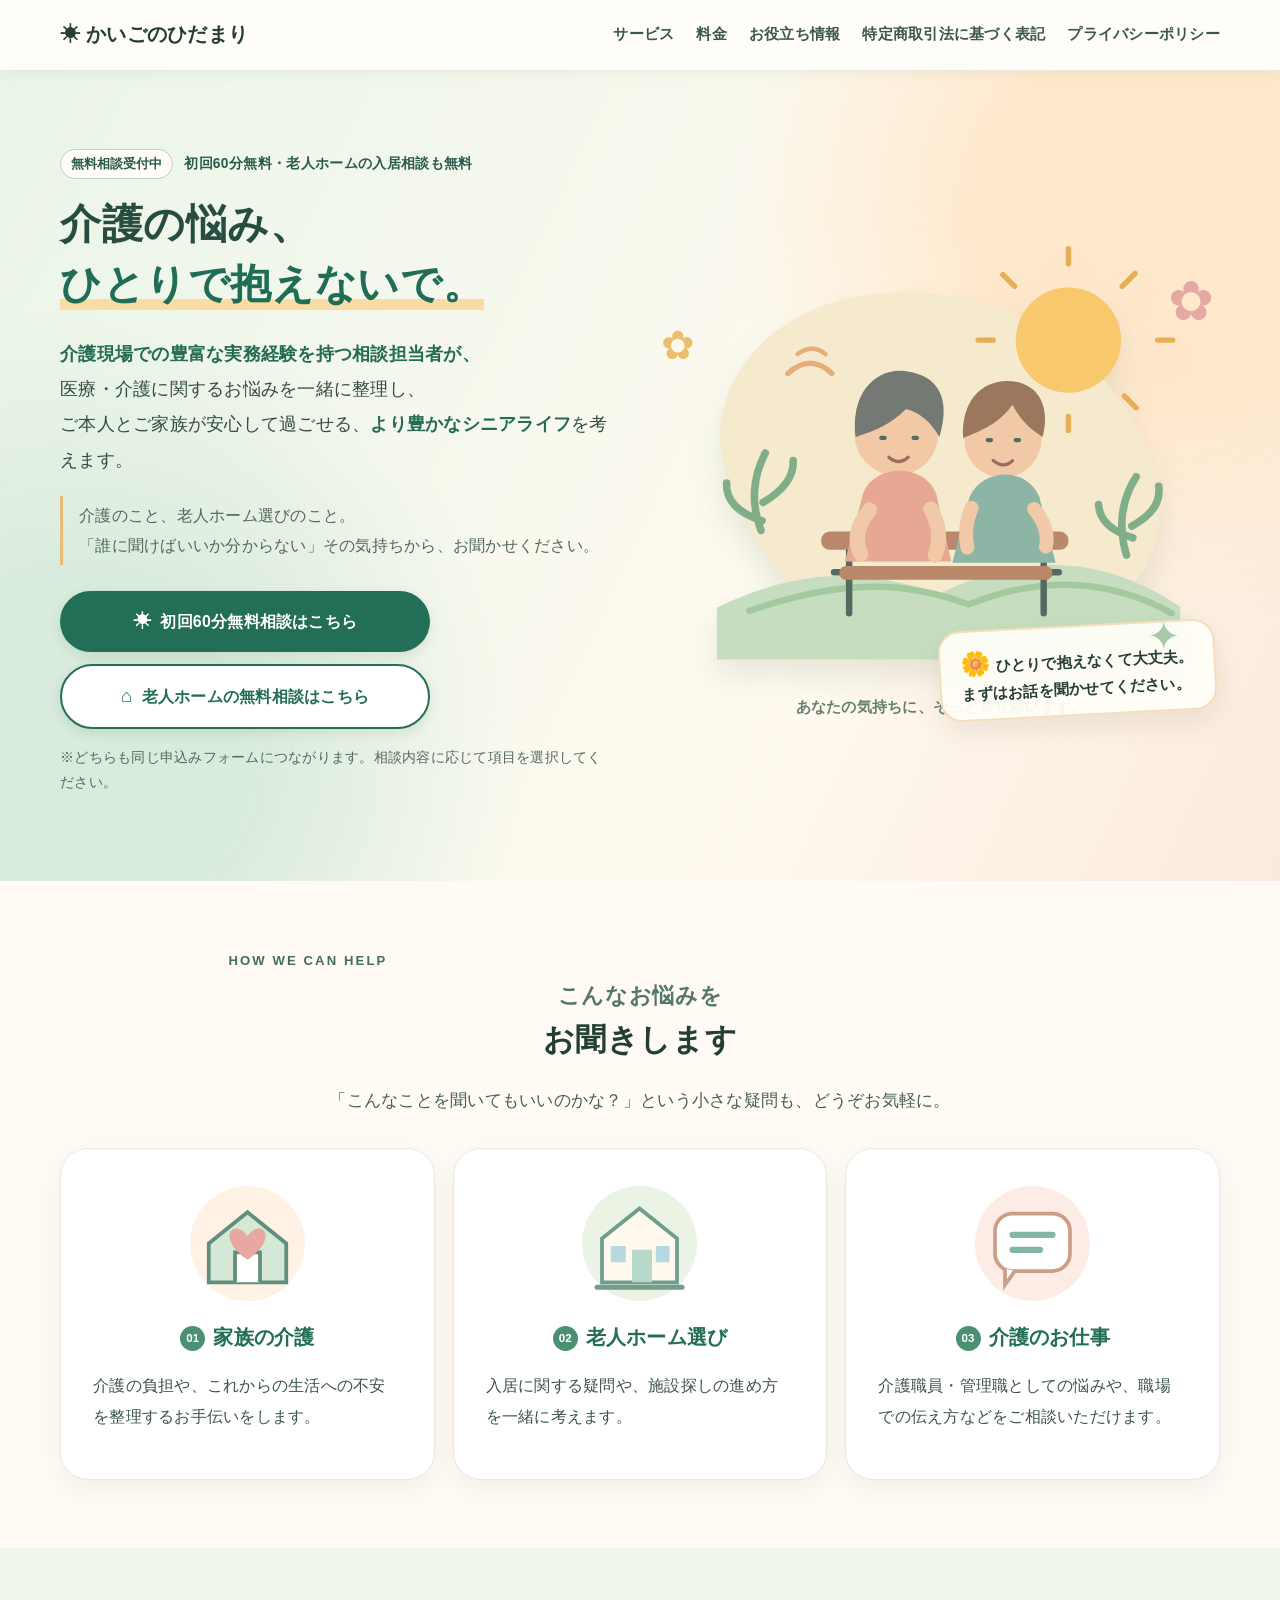
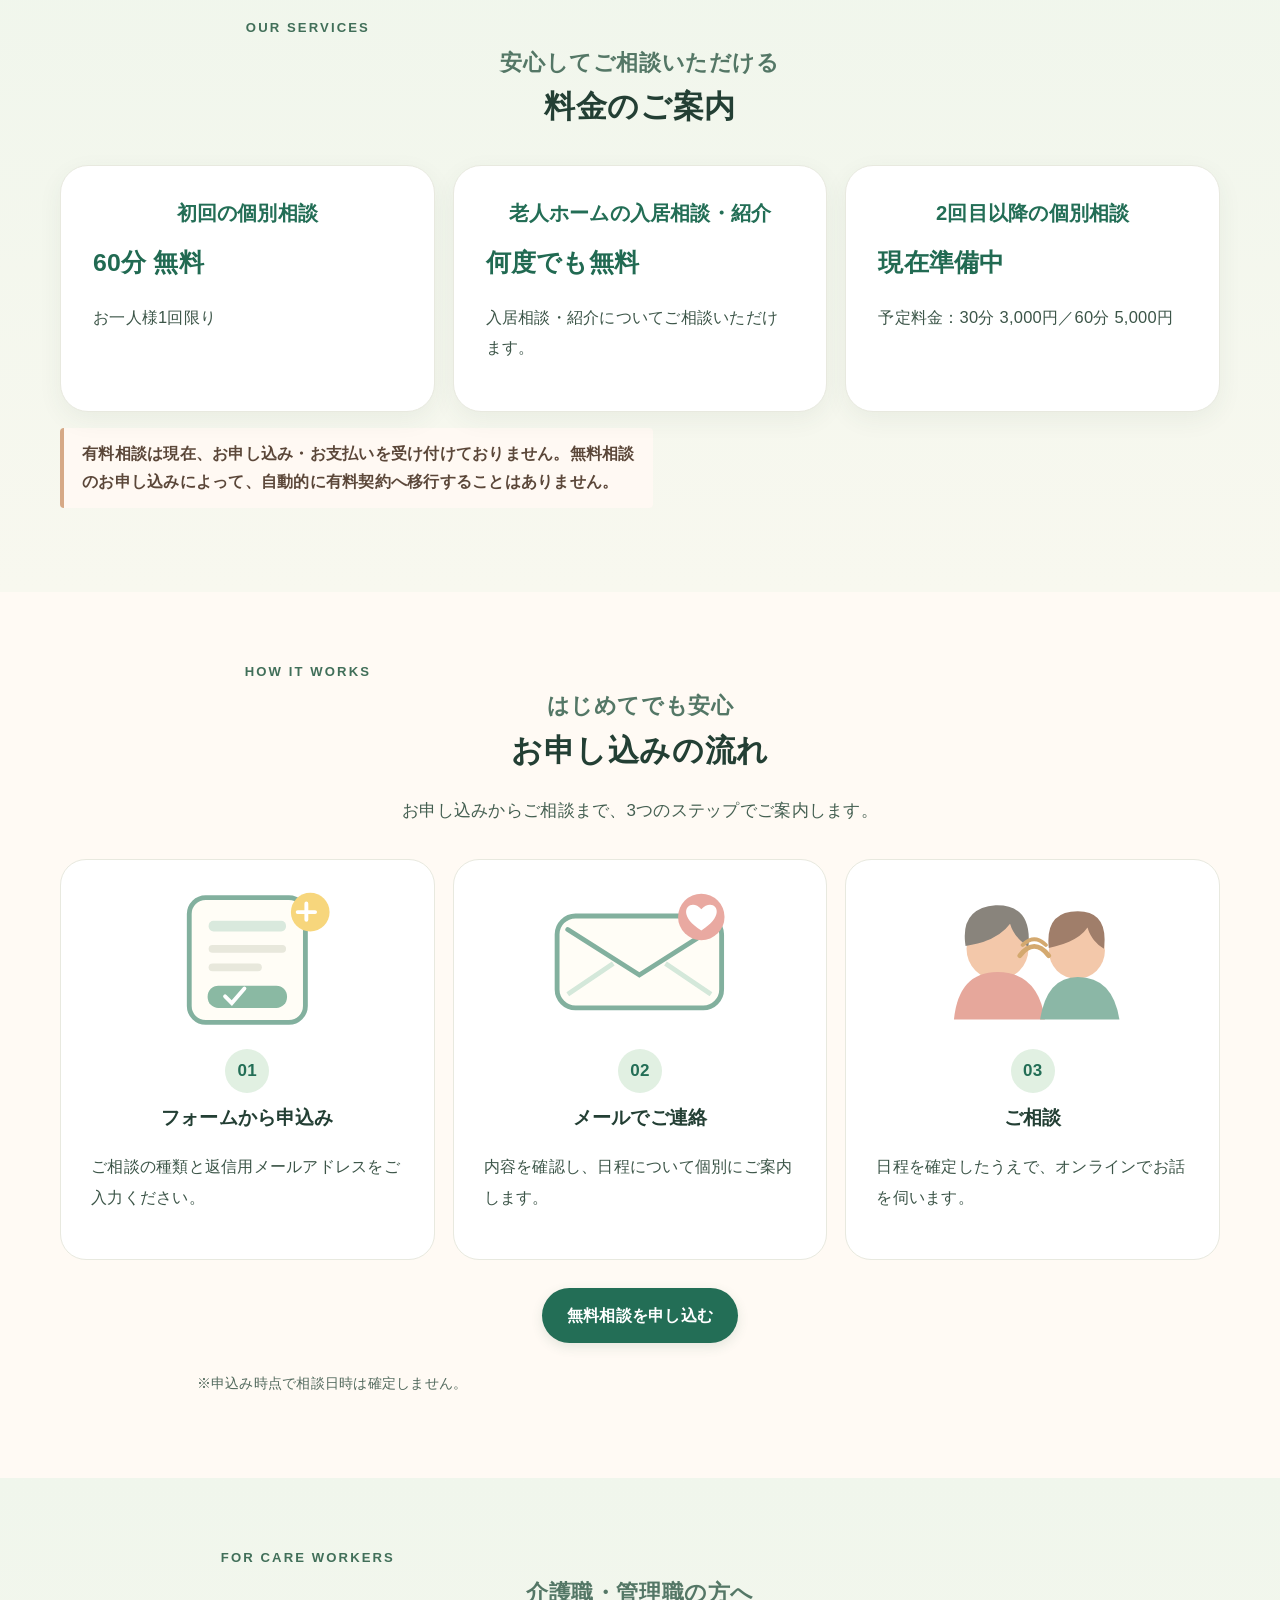
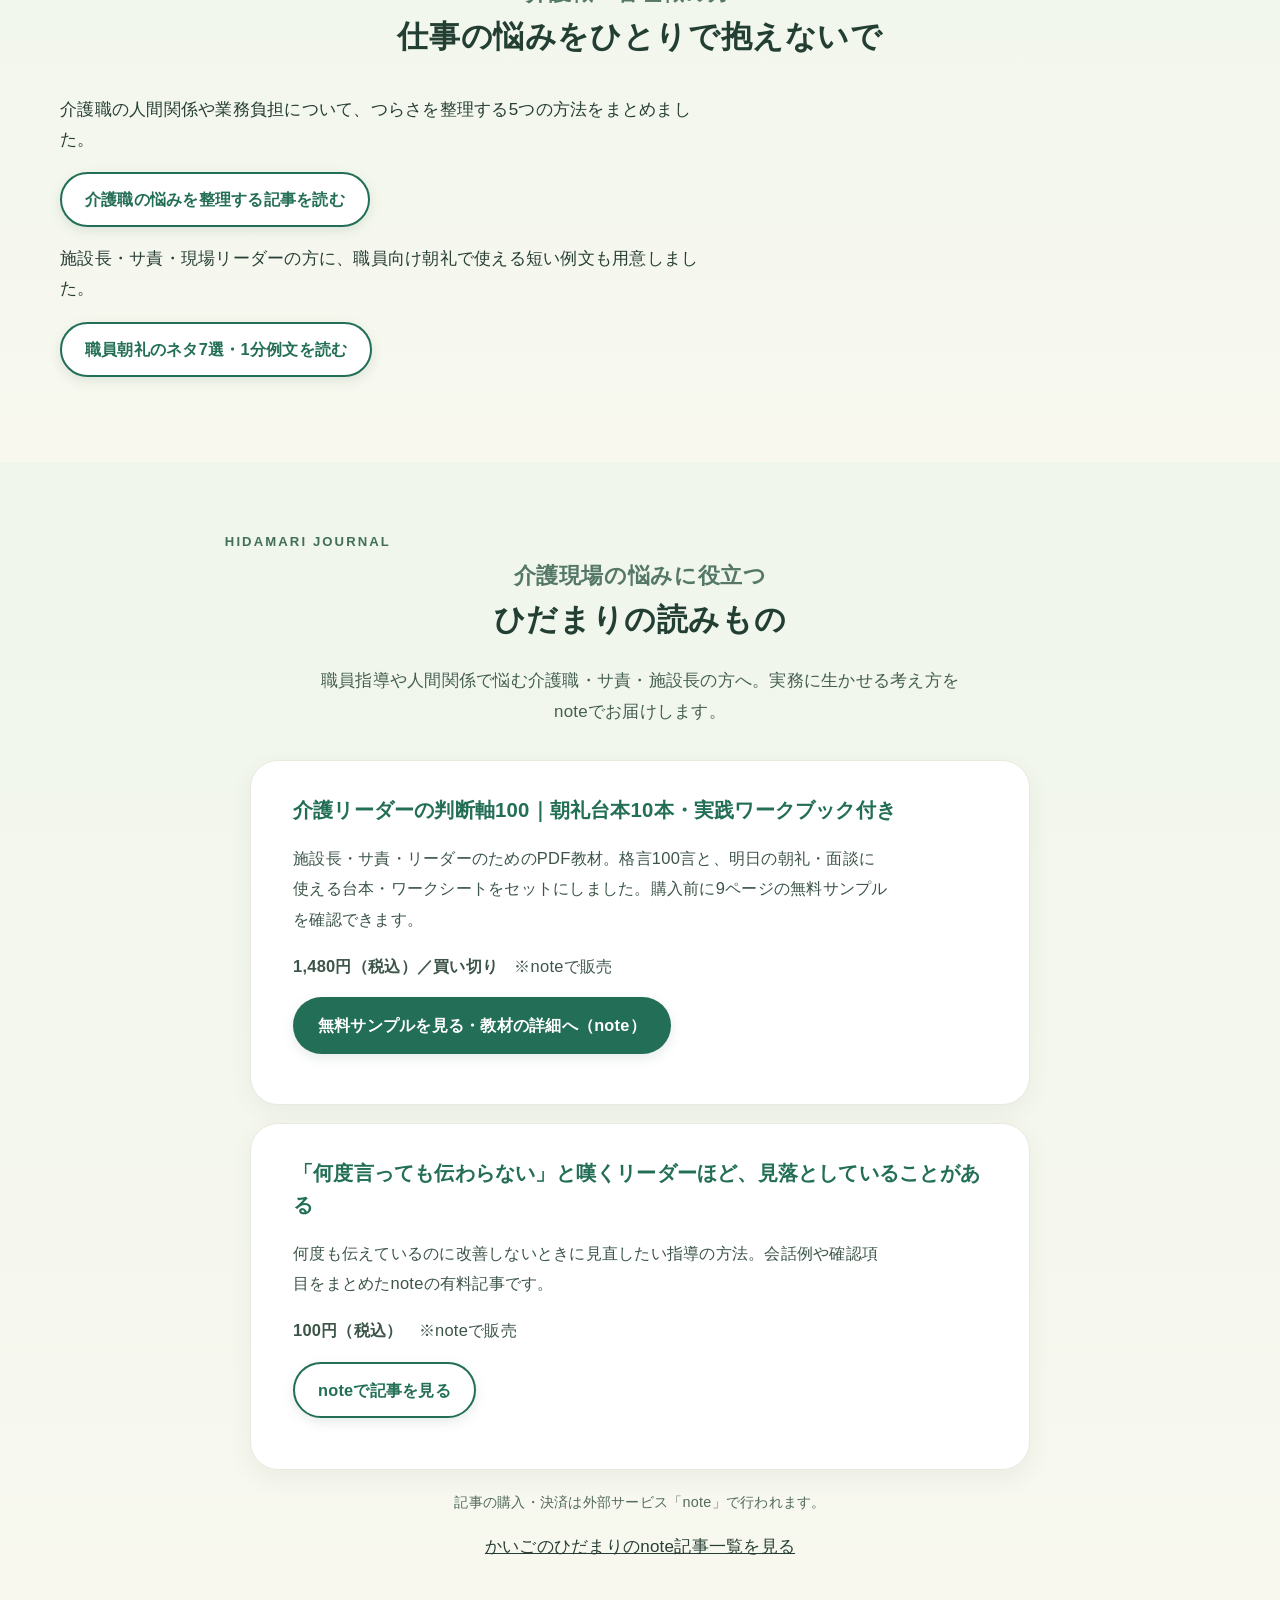
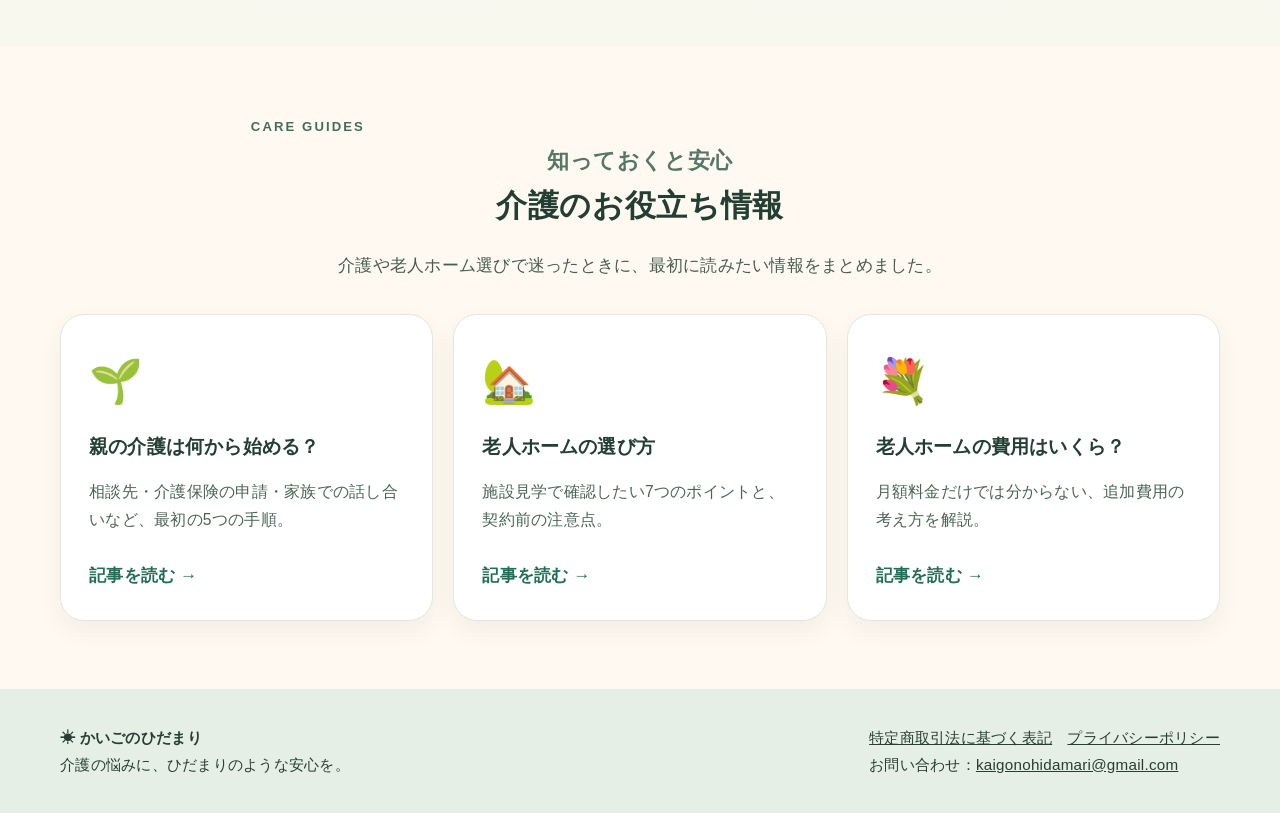
<file: index.html>
<!doctype html><html lang="ja"><head><meta charset="utf-8"><meta name="viewport" content="width=device-width,initial-scale=1"><meta name="description" content="介護の悩みをひとりで抱えないで。かいごのひだまりは初回60分の介護相談が無料。老人ホームの入居相談・紹介は何度でも無料です。"><title>介護相談・老人ホーム紹介が無料｜かいごのひだまり</title><link rel="canonical" href="https://kaigo-no-hidamari.pages.dev/"><meta name="theme-color" content="#f6f8ef"><link rel="stylesheet" href="/style.css"></head><body><header><nav class="nav"><a class="logo" href="/">☀ かいごのひだまり</a><div class="navlinks"><a href="/#services">サービス</a><a href="/#pricing">料金</a><a href="/#guides">お役立ち情報</a><a href="/legal.html">特定商取引法に基づく表記</a><a href="/privacy.html">プライバシーポリシー</a></div></nav></header><main><div class="hero"><div class="wrap hero-layout"><div class="hero-copy"><div class="eyebrow"><span class="eyebrow-mark">無料相談受付中</span> 初回60分無料・老人ホームの入居相談も無料</div><h1><span class="headline-top">介護の悩み、</span><br><span class="headline-accent">ひとりで抱えないで。</span></h1><p class="lead"><strong>介護現場での豊富な実務経験を持つ相談担当者が、</strong><br>医療・介護に関するお悩みを一緒に整理し、<br>ご本人とご家族が安心して過ごせる、<strong>より豊かなシニアライフ</strong>を考えます。</p><p class="hero-support">介護のこと、老人ホーム選びのこと。<br>「誰に聞けばいいか分からない」その気持ちから、お聞かせください。</p><div class="actions"><a class="btn" href="https://docs.google.com/forms/d/e/1FAIpQLScfKlYvZkjXa_kExmKDi_POy2eAabduM-u3noDF_7_jVGzRbw/viewform" target="_blank" rel="noopener noreferrer"><span class="btn-mark">☀</span> 初回60分無料相談はこちら</a><a class="btn secondary" href="https://docs.google.com/forms/d/e/1FAIpQLScfKlYvZkjXa_kExmKDi_POy2eAabduM-u3noDF_7_jVGzRbw/viewform" target="_blank" rel="noopener noreferrer"><span class="btn-mark">⌂</span> 老人ホームの無料相談はこちら</a></div><p class="small">※どちらも同じ申込みフォームにつながります。相談内容に応じて項目を選択してください。</p></div><div class="hero-visual"><span class="flower flower-one" aria-hidden="true">✿</span><span class="flower flower-two" aria-hidden="true">✿</span><span class="flower flower-three" aria-hidden="true">✦</span><div class="hero-art" role="img" aria-label="やさしい太陽の下で、二人がベンチに座って話しているイラスト"><svg viewBox="0 0 520 420" xmlns="http://www.w3.org/2000/svg" aria-hidden="true"><path d="M64 230C30 148 95 57 212 51c110-6 202 55 240 144 36 86-9 168-126 180-132 14-228-39-262-145Z" fill="#f5e9ce"/><circle cx="379" cy="95" r="49" fill="#f8c96c"/><g stroke="#e7ae56" stroke-width="5" stroke-linecap="round"><path d="M379 24v-14M379 179v-13M309 95h-14M462 95h14M329 45l-11-11M431 147l11 11M429 45l12-12M330 146l-11 11"/></g><path d="M52 344c78-38 138-36 207-13 86-43 161-31 224 12v49H52Z" fill="#c6ddbf"/><path d="M82 347c89-31 148-27 204-6 70-28 133-23 189 8" fill="none" stroke="#a4c99f" stroke-width="6" stroke-linecap="round"/><g stroke="#536b60" stroke-width="6" stroke-linecap="round"><path d="M155 281h219M175 281v68M356 281v68M161 311h209"/></g><rect x="149" y="273" width="230" height="17" rx="8" fill="#ba886a"/><rect x="166" y="305" width="198" height="13" rx="6" fill="#ba886a"/><g><circle cx="219" cy="182" r="39" fill="#f1c9a7"/><path d="M181 185c-5-42 20-65 47-61 30 4 42 25 31 61-8-14-19-23-31-26-14 14-28 20-47 26Z" fill="#747a73"/><path d="M188 238c9-27 56-30 68 0l14 63h-99Z" fill="#e7a893"/><path d="M205 186h3M235 186h3" stroke="#536b60" stroke-width="4" stroke-linecap="round"/><path d="M212 204q9 8 18 0" fill="none" stroke="#9e6b60" stroke-width="3" stroke-linecap="round"/><path d="M194 253q-18 22-8 41M251 252q12 22 4 43" fill="none" stroke="#f1c9a7" stroke-width="14" stroke-linecap="round"/></g><g><circle cx="318" cy="187" r="36" fill="#f1c9a7"/><path d="M281 186c-2-34 17-53 41-53 27 0 41 21 33 52-14-9-22-18-28-30-13 18-29 24-46 31Z" fill="#9b775e"/><path d="M287 241c12-27 53-29 65 0l15 61h-96Z" fill="#8cb5a6"/><path d="M304 188h3M330 188h3" stroke="#536b60" stroke-width="4" stroke-linecap="round"/><path d="M309 207q10 8 18 0" fill="none" stroke="#9e6b60" stroke-width="3" stroke-linecap="round"/><path d="M289 251q-8 19-4 37M347 252q15 18 11 35" fill="none" stroke="#f1c9a7" stroke-width="13" stroke-linecap="round"/></g><path d="M93 272q-14-37 4-72M94 263q-34-11-33-35M95 246q29-17 28-39" stroke="#7fae89" stroke-width="7" fill="none" stroke-linecap="round"/><path d="M433 295q-12-40 9-73M438 268q28-15 25-37M439 279q-31-10-32-31" stroke="#7fae89" stroke-width="7" fill="none" stroke-linecap="round"/><path d="M118 126q21-19 41 0" stroke="#e6ad78" stroke-width="5" fill="none" stroke-linecap="round"/><path d="M127 108q14-10 26 0" stroke="#e6ad78" stroke-width="4" fill="none" stroke-linecap="round"/></svg><div class="art-caption">あなたの気持ちに、そっと寄り添います。</div></div><div class="illustration-note"><span>🌼</span> ひとりで抱えなくて大丈夫。<br>まずはお話を聞かせてください。</div></div></div></div><section id="services"><div class="wrap"><p class="section-kicker">HOW WE CAN HELP</p><h2 class="section-title"><span>こんなお悩みを</span>お聞きします</h2><p class="section-intro">「こんなことを聞いてもいいのかな？」という小さな疑問も、どうぞお気軽に。</p><div class="cards"><article class="card"><svg class="card-icon" viewBox="0 0 100 100" aria-hidden="true"><circle cx="50" cy="50" r="46" fill="#fff1e3"/><path d="M19 50 50 25l31 25v31H19Z" fill="#d5e7d5" stroke="#628f7c" stroke-width="3"/><path d="M40 81V57h20v24" fill="#fff" stroke="#628f7c" stroke-width="3"/><path d="M50 44c-11-15-26 1 0 19 26-18 11-34 0-19Z" fill="#e8a7a1"/></svg><h3><span class="card-number">01</span>家族の介護</h3><p>介護の負担や、これからの生活への不安を整理するお手伝いをします。</p></article><article class="card"><svg class="card-icon" viewBox="0 0 100 100" aria-hidden="true"><circle cx="50" cy="50" r="46" fill="#eaf3e4"/><path d="M20 46 50 22l30 24v35H20Z" fill="#fff8ed" stroke="#719e8c" stroke-width="3"/><path d="M44 81V55h16v26" fill="#b7d9c9"/><path d="M27 52h12v13H27ZM63 52h11v13H63Z" fill="#b4d9df"/><path d="M16 85h68" stroke="#719e8c" stroke-width="4" stroke-linecap="round"/></svg><h3><span class="card-number">02</span>老人ホーム選び</h3><p>入居に関する疑問や、施設探しの進め方を一緒に考えます。</p></article><article class="card"><svg class="card-icon" viewBox="0 0 100 100" aria-hidden="true"><circle cx="50" cy="50" r="46" fill="#fcece5"/><rect x="20" y="26" width="60" height="46" rx="14" fill="#fff" stroke="#cb9f86" stroke-width="3"/><path d="M36 72 28 83V70" fill="#fff" stroke="#cb9f86" stroke-width="3"/><path d="M34 43h32M34 55h22" stroke="#84b7a3" stroke-width="5" stroke-linecap="round"/></svg><h3><span class="card-number">03</span>介護のお仕事</h3><p>介護職員・管理職としての悩みや、職場での伝え方などをご相談いただけます。</p></article></div></div></section><section class="tint" id="pricing"><div class="wrap"><p class="section-kicker">OUR SERVICES</p><h2 class="section-title"><span>安心してご相談いただける</span>料金のご案内</h2><div class="cards"><article class="card"><h3>初回の個別相談</h3><div class="price">60分 無料</div><p>お一人様1回限り</p></article><article class="card"><h3>老人ホームの入居相談・紹介</h3><div class="price">何度でも無料</div><p>入居相談・紹介についてご相談いただけます。</p></article><article class="card"><h3>2回目以降の個別相談</h3><div class="price">現在準備中</div><p>予定料金：30分 3,000円／60分 5,000円</p></article></div><p class="note">有料相談は現在、お申し込み・お支払いを受け付けておりません。無料相談のお申し込みによって、自動的に有料契約へ移行することはありません。</p></div></section><section><div class="wrap"><p class="section-kicker">HOW IT WORKS</p><h2 class="section-title"><span>はじめてでも安心</span>お申し込みの流れ</h2><p class="section-intro">お申し込みからご相談まで、3つのステップでご案内します。</p><div class="steps"><div class="step"><svg viewBox="0 0 240 155" class="step-art" aria-hidden="true"><rect x="60" y="13" width="120" height="129" rx="17" fill="#fffdf6" stroke="#82b09e" stroke-width="5"/><rect x="80" y="37" width="80" height="11" rx="5" fill="#d9e9dd"/><rect x="80" y="62" width="80" height="8" rx="4" fill="#e8e8dc"/><rect x="80" y="81" width="55" height="8" rx="4" fill="#e8e8dc"/><rect x="79" y="104" width="82" height="23" rx="11" fill="#8ab9a3"/><path d="M97 115l7 7 13-15" stroke="white" stroke-width="4" fill="none" stroke-linecap="round"/><circle cx="185" cy="28" r="20" fill="#f7d67c"/><path d="M181 19v17M172 28h18" stroke="#fff" stroke-width="4" stroke-linecap="round"/></svg><span class="num">01</span><h3>フォームから申込み</h3><p>ご相談の種類と返信用メールアドレスをご入力ください。</p></div><div class="step"><svg viewBox="0 0 240 155" class="step-art" aria-hidden="true"><rect x="34" y="32" width="170" height="95" rx="19" fill="#fffdf6" stroke="#82b09e" stroke-width="5"/><path d="M45 46 119 93l74-47" fill="none" stroke="#82b09e" stroke-width="5" stroke-linecap="round"/><path d="M45 113 92 81M193 113l-47-32" fill="none" stroke="#d4e8da" stroke-width="5"/><circle cx="183" cy="33" r="24" fill="#e9a9a1"/><path d="M183 47c-29-18-11-35 0-22 12-13 29 4 0 22Z" fill="white"/></svg><span class="num">02</span><h3>メールでご連絡</h3><p>内容を確認し、日程について個別にご案内します。</p></div><div class="step"><svg viewBox="0 0 240 155" class="step-art" aria-hidden="true"><circle cx="84" cy="66" r="32" fill="#f3c8aa"/><path d="M51 63q-6-39 31-42 38-1 34 43-15-10-19-24-13 18-46 23" fill="#89847c"/><path d="M39 139q5-49 45-49 42 0 49 49" fill="#e6a79b"/><circle cx="166" cy="68" r="29" fill="#f3c8aa"/><path d="M137 65q-4-38 30-38 32 0 27 39-13-8-17-22-10 15-40 21" fill="#a07e6a"/><path d="M128 139q7-44 39-44 36 0 43 44" fill="#8bb7a6"/><path d="M107 73q15-19 30 0" fill="none" stroke="#d4a96f" stroke-width="5" stroke-linecap="round"/><path d="M110 62q12-12 24 0" fill="none" stroke="#d4a96f" stroke-width="4" stroke-linecap="round"/></svg><span class="num">03</span><h3>ご相談</h3><p>日程を確定したうえで、オンラインでお話を伺います。</p></div></div><div class="actions" style="justify-content:center"><a class="btn" href="https://docs.google.com/forms/d/e/1FAIpQLScfKlYvZkjXa_kExmKDi_POy2eAabduM-u3noDF_7_jVGzRbw/viewform" target="_blank" rel="noopener noreferrer">無料相談を申し込む</a></div><p class="small" style="text-align:center">※申込み時点で相談日時は確定しません。</p></div></section><section class="tint"><div class="wrap"><p class="section-kicker">FOR CARE WORKERS</p><h2 class="section-title"><span>介護職・管理職の方へ</span>仕事の悩みをひとりで抱えないで</h2><p>介護職の人間関係や業務負担について、つらさを整理する5つの方法をまとめました。</p><p><a class="btn secondary" href="/care-worker-stress.html">介護職の悩みを整理する記事を読む</a></p><p>施設長・サ責・現場リーダーの方に、職員向け朝礼で使える短い例文も用意しました。</p><p><a class="btn secondary" href="/care-morning-meeting-topics.html">職員朝礼のネタ7選・1分例文を読む</a></p></div></section><section class="tint" id="note"><div class="wrap"><p class="section-kicker">HIDAMARI JOURNAL</p><h2 class="section-title"><span>介護現場の悩みに役立つ</span>ひだまりの読みもの</h2><p class="section-intro">職員指導や人間関係で悩む介護職・サ責・施設長の方へ。実務に生かせる考え方をnoteでお届けします。</p><div class="cards"><article class="card"><h3>介護リーダーの判断軸100｜朝礼台本10本・実践ワークブック付き</h3><p>施設長・サ責・リーダーのためのPDF教材。格言100言と、明日の朝礼・面談に使える台本・ワークシートをセットにしました。購入前に9ページの無料サンプルを確認できます。</p><p><strong>1,480円（税込）／買い切り</strong>　※noteで販売</p><p><a class="btn" href="https://note.com/kaigono_hidamari/n/nbf0f01455d5d" target="_blank" rel="noopener noreferrer">無料サンプルを見る・教材の詳細へ（note）</a></p></article><article class="card"><h3>「何度言っても伝わらない」と嘆くリーダーほど、見落としていることがある</h3><p>何度も伝えているのに改善しないときに見直したい指導の方法。会話例や確認項目をまとめたnoteの有料記事です。</p><p><strong>100円（税込）</strong>　※noteで販売</p><p><a class="btn secondary" href="https://note.com/kaigono_hidamari/n/n2c3d21c001ee" target="_blank" rel="noopener noreferrer">noteで記事を見る</a></p></article></div><p class="small">記事の購入・決済は外部サービス「note」で行われます。</p><p><a href="https://note.com/kaigono_hidamari" target="_blank" rel="noopener noreferrer">かいごのひだまりのnote記事一覧を見る</a></p></div></section><section id="guides" class="guide-section"><div class="wrap"><p class="section-kicker">CARE GUIDES</p><h2 class="section-title"><span>知っておくと安心</span>介護のお役立ち情報</h2><p class="section-intro">介護や老人ホーム選びで迷ったときに、最初に読みたい情報をまとめました。</p><div class="guide-grid"><a class="guide-card" href="/parent-care-first-steps.html"><span class="guide-icon" aria-hidden="true">🌱</span><h3>親の介護は何から始める？</h3><p>相談先・介護保険の申請・家族での話し合いなど、最初の5つの手順。</p><span class="guide-more">記事を読む →</span></a><a class="guide-card" href="/nursing-home-selection.html"><span class="guide-icon" aria-hidden="true">🏡</span><h3>老人ホームの選び方</h3><p>施設見学で確認したい7つのポイントと、契約前の注意点。</p><span class="guide-more">記事を読む →</span></a><a class="guide-card" href="/nursing-home-costs.html"><span class="guide-icon" aria-hidden="true">💐</span><h3>老人ホームの費用はいくら？</h3><p>月額料金だけでは分からない、追加費用の考え方を解説。</p><span class="guide-more">記事を読む →</span></a></div></div></section></main><footer><div class="wrap"><div><strong>☀ かいごのひだまり</strong><div>介護の悩みに、ひだまりのような安心を。</div></div><div><a href="/legal.html">特定商取引法に基づく表記</a>　<a href="/privacy.html">プライバシーポリシー</a><div>お問い合わせ：<a href="mailto:kaigonohidamari@gmail.com">kaigonohidamari@gmail.com</a></div></div></div></footer></body></html>
</file>
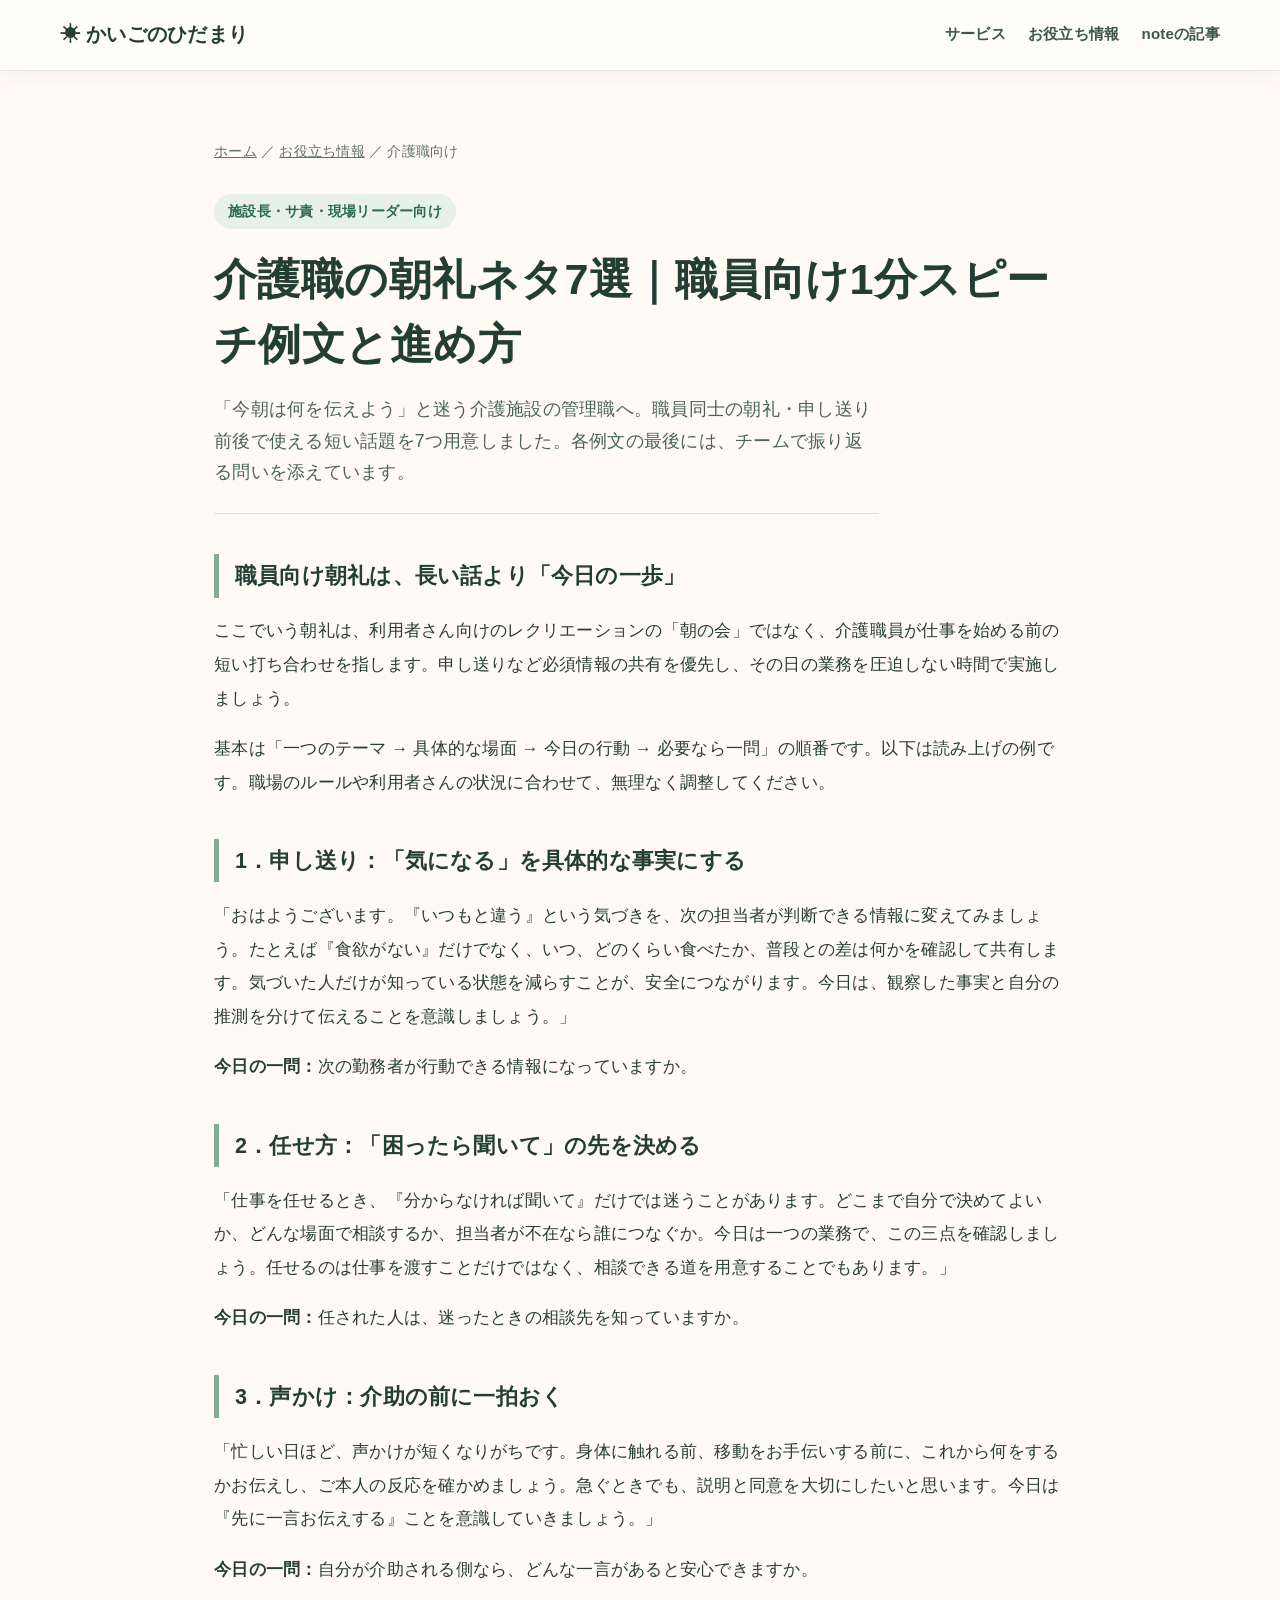
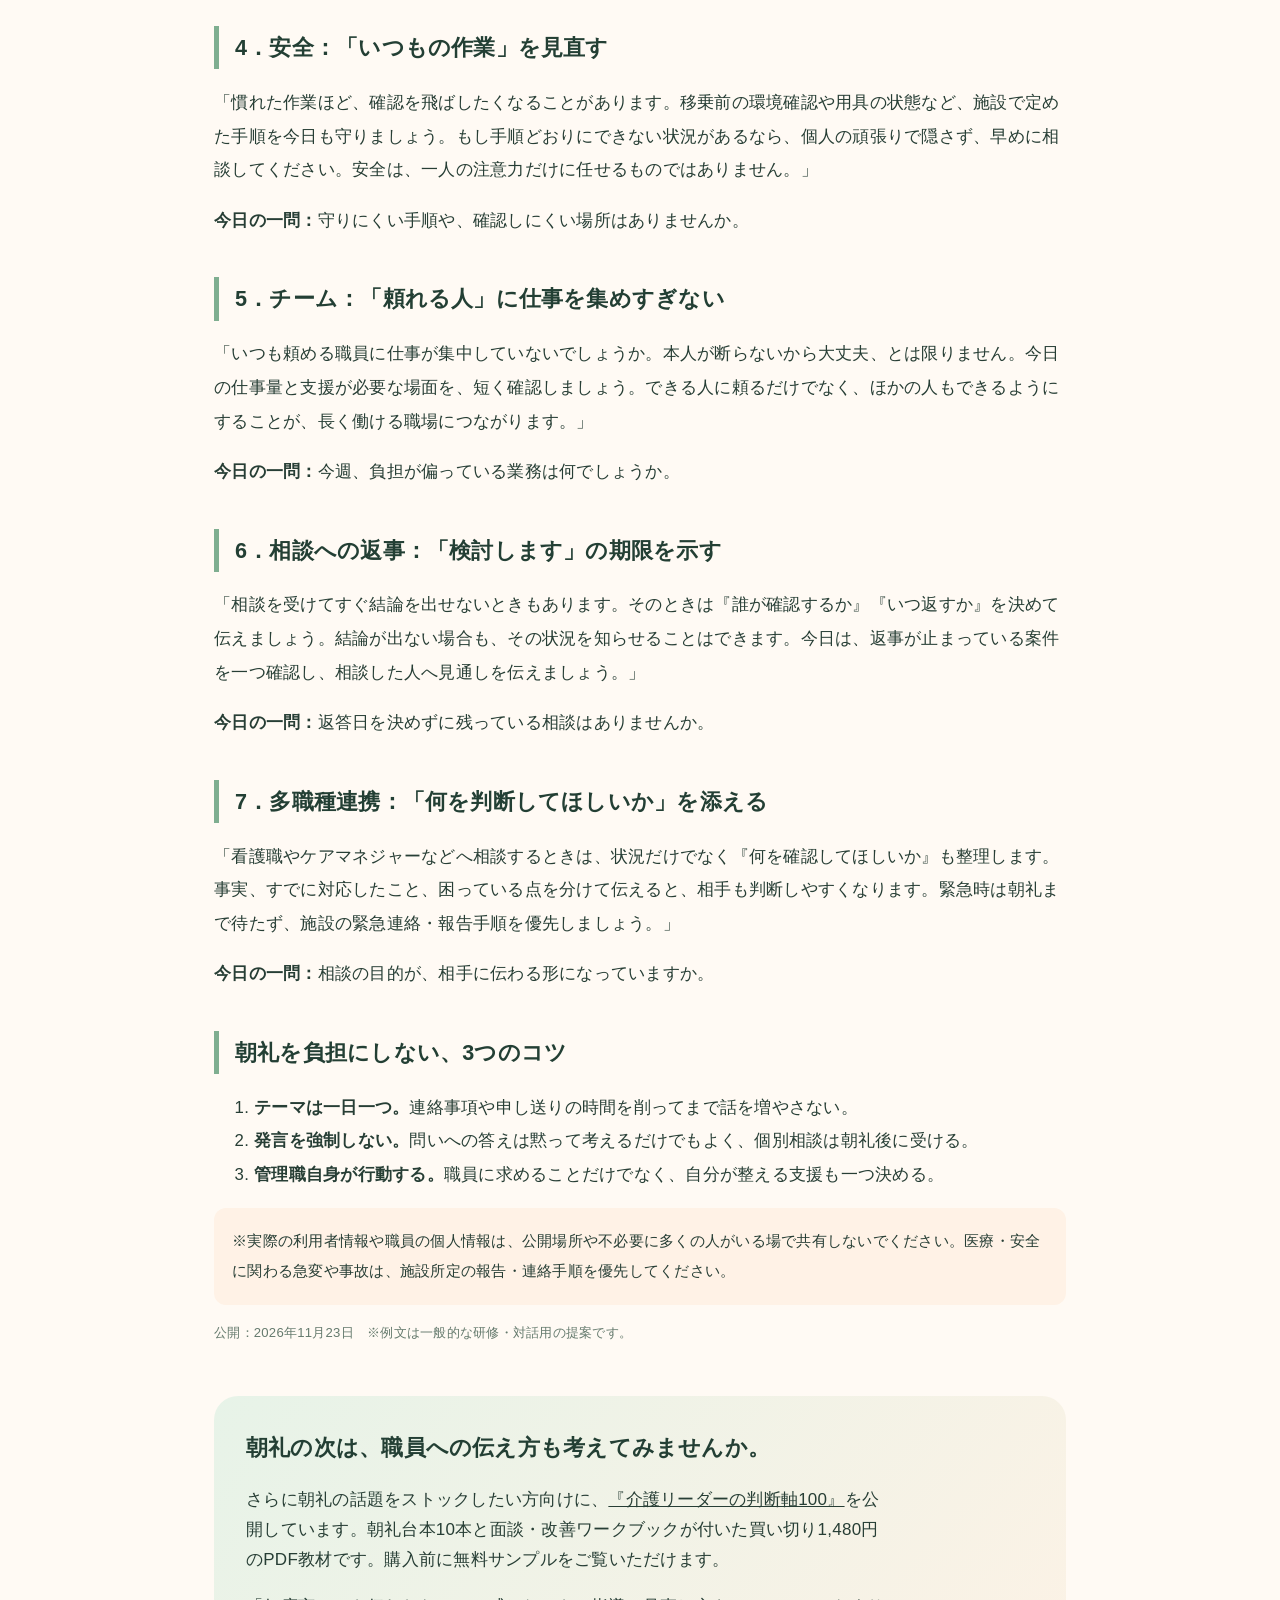
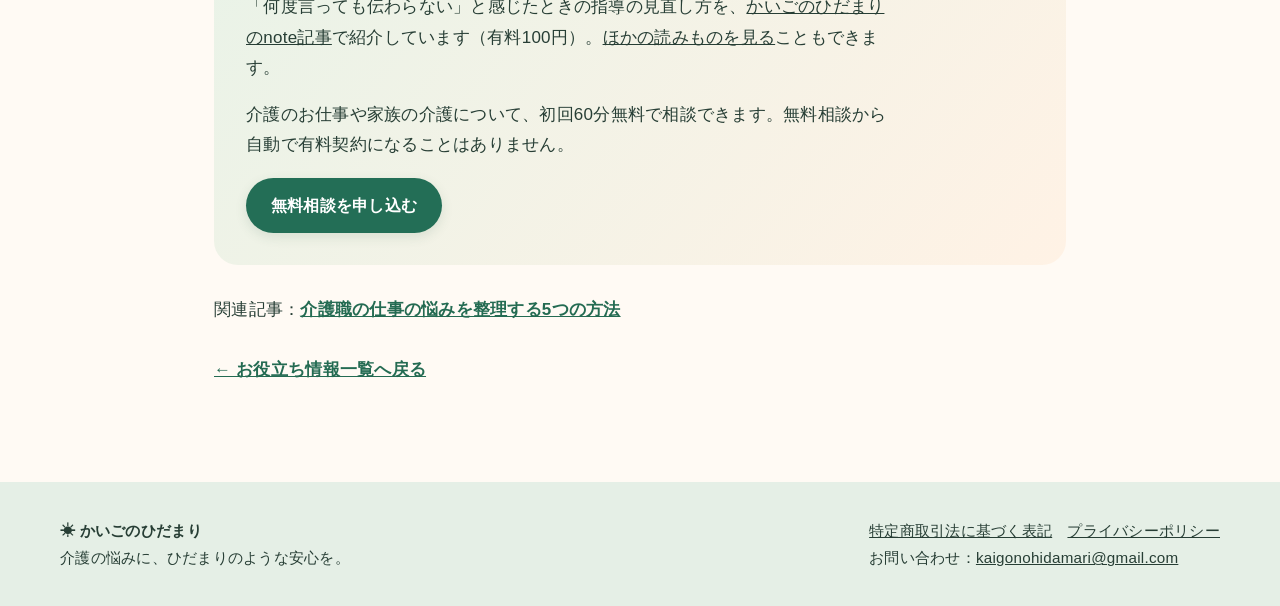
<file: care-morning-meeting-topics.html>
<!doctype html>
<html lang="ja">
<head>
<meta charset="utf-8">
<meta name="viewport" content="width=device-width,initial-scale=1">
<title>介護職の朝礼ネタ7選｜職員向け1分スピーチ例文と進め方｜かいごのひだまり</title>
<meta name="description" content="介護施設の職員朝礼で使える1分スピーチ例文を7つ紹介。申し送り、声かけ、職員育成、負担の偏り、連携など、施設長やサ責が明日から使える話題と進め方。">
<link rel="canonical" href="https://kaigo-no-hidamari.pages.dev/care-morning-meeting-topics">
<meta property="og:type" content="article">
<meta property="og:title" content="介護職の朝礼ネタ7選｜職員向け1分スピーチ例文">
<meta property="og:description" content="施設長・サ責向け。朝礼でそのまま読み上げられる7つの話題と、対話につなげる一問。">
<meta property="og:url" content="https://kaigo-no-hidamari.pages.dev/care-morning-meeting-topics">
<meta property="og:site_name" content="かいごのひだまり">
<link rel="stylesheet" href="/style.css">
</head>
<body>
<header><nav class="nav"><a class="logo" href="/">☀ かいごのひだまり</a><div class="navlinks"><a href="/#services">サービス</a><a href="/#guides">お役立ち情報</a><a href="/#note">noteの記事</a></div></nav></header>
<main class="article-page">
<p class="article-breadcrumb"><a href="/">ホーム</a> ／ <a href="/#guides">お役立ち情報</a> ／ 介護職向け</p>
<span class="article-tag">施設長・サ責・現場リーダー向け</span>
<h1>介護職の朝礼ネタ7選｜職員向け1分スピーチ例文と進め方</h1>
<p class="article-summary">「今朝は何を伝えよう」と迷う介護施設の管理職へ。職員同士の朝礼・申し送り前後で使える短い話題を7つ用意しました。各例文の最後には、チームで振り返る問いを添えています。</p>
<div class="article-body">
<h2>職員向け朝礼は、長い話より「今日の一歩」</h2>
<p>ここでいう朝礼は、利用者さん向けのレクリエーションの「朝の会」ではなく、介護職員が仕事を始める前の短い打ち合わせを指します。申し送りなど必須情報の共有を優先し、その日の業務を圧迫しない時間で実施しましょう。</p>
<p>基本は「一つのテーマ → 具体的な場面 → 今日の行動 → 必要なら一問」の順番です。以下は読み上げの例です。職場のルールや利用者さんの状況に合わせて、無理なく調整してください。</p>
<h2>1．申し送り：「気になる」を具体的な事実にする</h2>
<p>「おはようございます。『いつもと違う』という気づきを、次の担当者が判断できる情報に変えてみましょう。たとえば『食欲がない』だけでなく、いつ、どのくらい食べたか、普段との差は何かを確認して共有します。気づいた人だけが知っている状態を減らすことが、安全につながります。今日は、観察した事実と自分の推測を分けて伝えることを意識しましょう。」</p>
<p><strong>今日の一問：</strong>次の勤務者が行動できる情報になっていますか。</p>
<h2>2．任せ方：「困ったら聞いて」の先を決める</h2>
<p>「仕事を任せるとき、『分からなければ聞いて』だけでは迷うことがあります。どこまで自分で決めてよいか、どんな場面で相談するか、担当者が不在なら誰につなぐか。今日は一つの業務で、この三点を確認しましょう。任せるのは仕事を渡すことだけではなく、相談できる道を用意することでもあります。」</p>
<p><strong>今日の一問：</strong>任された人は、迷ったときの相談先を知っていますか。</p>
<h2>3．声かけ：介助の前に一拍おく</h2>
<p>「忙しい日ほど、声かけが短くなりがちです。身体に触れる前、移動をお手伝いする前に、これから何をするかお伝えし、ご本人の反応を確かめましょう。急ぐときでも、説明と同意を大切にしたいと思います。今日は『先に一言お伝えする』ことを意識していきましょう。」</p>
<p><strong>今日の一問：</strong>自分が介助される側なら、どんな一言があると安心できますか。</p>
<h2>4．安全：「いつもの作業」を見直す</h2>
<p>「慣れた作業ほど、確認を飛ばしたくなることがあります。移乗前の環境確認や用具の状態など、施設で定めた手順を今日も守りましょう。もし手順どおりにできない状況があるなら、個人の頑張りで隠さず、早めに相談してください。安全は、一人の注意力だけに任せるものではありません。」</p>
<p><strong>今日の一問：</strong>守りにくい手順や、確認しにくい場所はありませんか。</p>
<h2>5．チーム：「頼れる人」に仕事を集めすぎない</h2>
<p>「いつも頼める職員に仕事が集中していないでしょうか。本人が断らないから大丈夫、とは限りません。今日の仕事量と支援が必要な場面を、短く確認しましょう。できる人に頼るだけでなく、ほかの人もできるようにすることが、長く働ける職場につながります。」</p>
<p><strong>今日の一問：</strong>今週、負担が偏っている業務は何でしょうか。</p>
<h2>6．相談への返事：「検討します」の期限を示す</h2>
<p>「相談を受けてすぐ結論を出せないときもあります。そのときは『誰が確認するか』『いつ返すか』を決めて伝えましょう。結論が出ない場合も、その状況を知らせることはできます。今日は、返事が止まっている案件を一つ確認し、相談した人へ見通しを伝えましょう。」</p>
<p><strong>今日の一問：</strong>返答日を決めずに残っている相談はありませんか。</p>
<h2>7．多職種連携：「何を判断してほしいか」を添える</h2>
<p>「看護職やケアマネジャーなどへ相談するときは、状況だけでなく『何を確認してほしいか』も整理します。事実、すでに対応したこと、困っている点を分けて伝えると、相手も判断しやすくなります。緊急時は朝礼まで待たず、施設の緊急連絡・報告手順を優先しましょう。」</p>
<p><strong>今日の一問：</strong>相談の目的が、相手に伝わる形になっていますか。</p>
<h2>朝礼を負担にしない、3つのコツ</h2>
<ol>
<li><strong>テーマは一日一つ。</strong>連絡事項や申し送りの時間を削ってまで話を増やさない。</li>
<li><strong>発言を強制しない。</strong>問いへの答えは黙って考えるだけでもよく、個別相談は朝礼後に受ける。</li>
<li><strong>管理職自身が行動する。</strong>職員に求めることだけでなく、自分が整える支援も一つ決める。</li>
</ol>
<p class="article-caution">※実際の利用者情報や職員の個人情報は、公開場所や不必要に多くの人がいる場で共有しないでください。医療・安全に関わる急変や事故は、施設所定の報告・連絡手順を優先してください。</p>
<p class="article-updated">公開：2026年11月23日　※例文は一般的な研修・対話用の提案です。</p>
</div>
<aside class="article-cta">
<h2>朝礼の次は、職員への伝え方も考えてみませんか。</h2>
<p>さらに朝礼の話題をストックしたい方向けに、<a href="https://note.com/kaigono_hidamari/n/nbf0f01455d5d" target="_blank" rel="noopener noreferrer">『介護リーダーの判断軸100』</a>を公開しています。朝礼台本10本と面談・改善ワークブックが付いた買い切り1,480円のPDF教材です。購入前に無料サンプルをご覧いただけます。</p>
<p>「何度言っても伝わらない」と感じたときの指導の見直し方を、<a href="https://note.com/kaigono_hidamari/n/n2c3d21c001ee" target="_blank" rel="noopener noreferrer">かいごのひだまりのnote記事</a>で紹介しています（有料100円）。<a href="https://note.com/kaigono_hidamari" target="_blank" rel="noopener noreferrer">ほかの読みものを見る</a>こともできます。</p>
<p>介護のお仕事や家族の介護について、初回60分無料で相談できます。無料相談から自動で有料契約になることはありません。</p>
<a class="btn" href="https://docs.google.com/forms/d/e/1FAIpQLScfKlYvZkjXa_kExmKDi_POy2eAabduM-u3noDF_7_jVGzRbw/viewform" target="_blank" rel="noopener noreferrer">無料相談を申し込む</a>
</aside>
<p class="back-home">関連記事：<a href="/care-worker-stress.html">介護職の仕事の悩みを整理する5つの方法</a></p>
<p class="back-home"><a href="/#guides">← お役立ち情報一覧へ戻る</a></p>
</main>
<footer><div class="wrap"><div><strong>☀ かいごのひだまり</strong><div>介護の悩みに、ひだまりのような安心を。</div></div><div><a href="/legal.html">特定商取引法に基づく表記</a>　<a href="/privacy.html">プライバシーポリシー</a><div>お問い合わせ：<a href="mailto:kaigonohidamari@gmail.com">kaigonohidamari@gmail.com</a></div></div></div></footer>
</body></html>
</file>
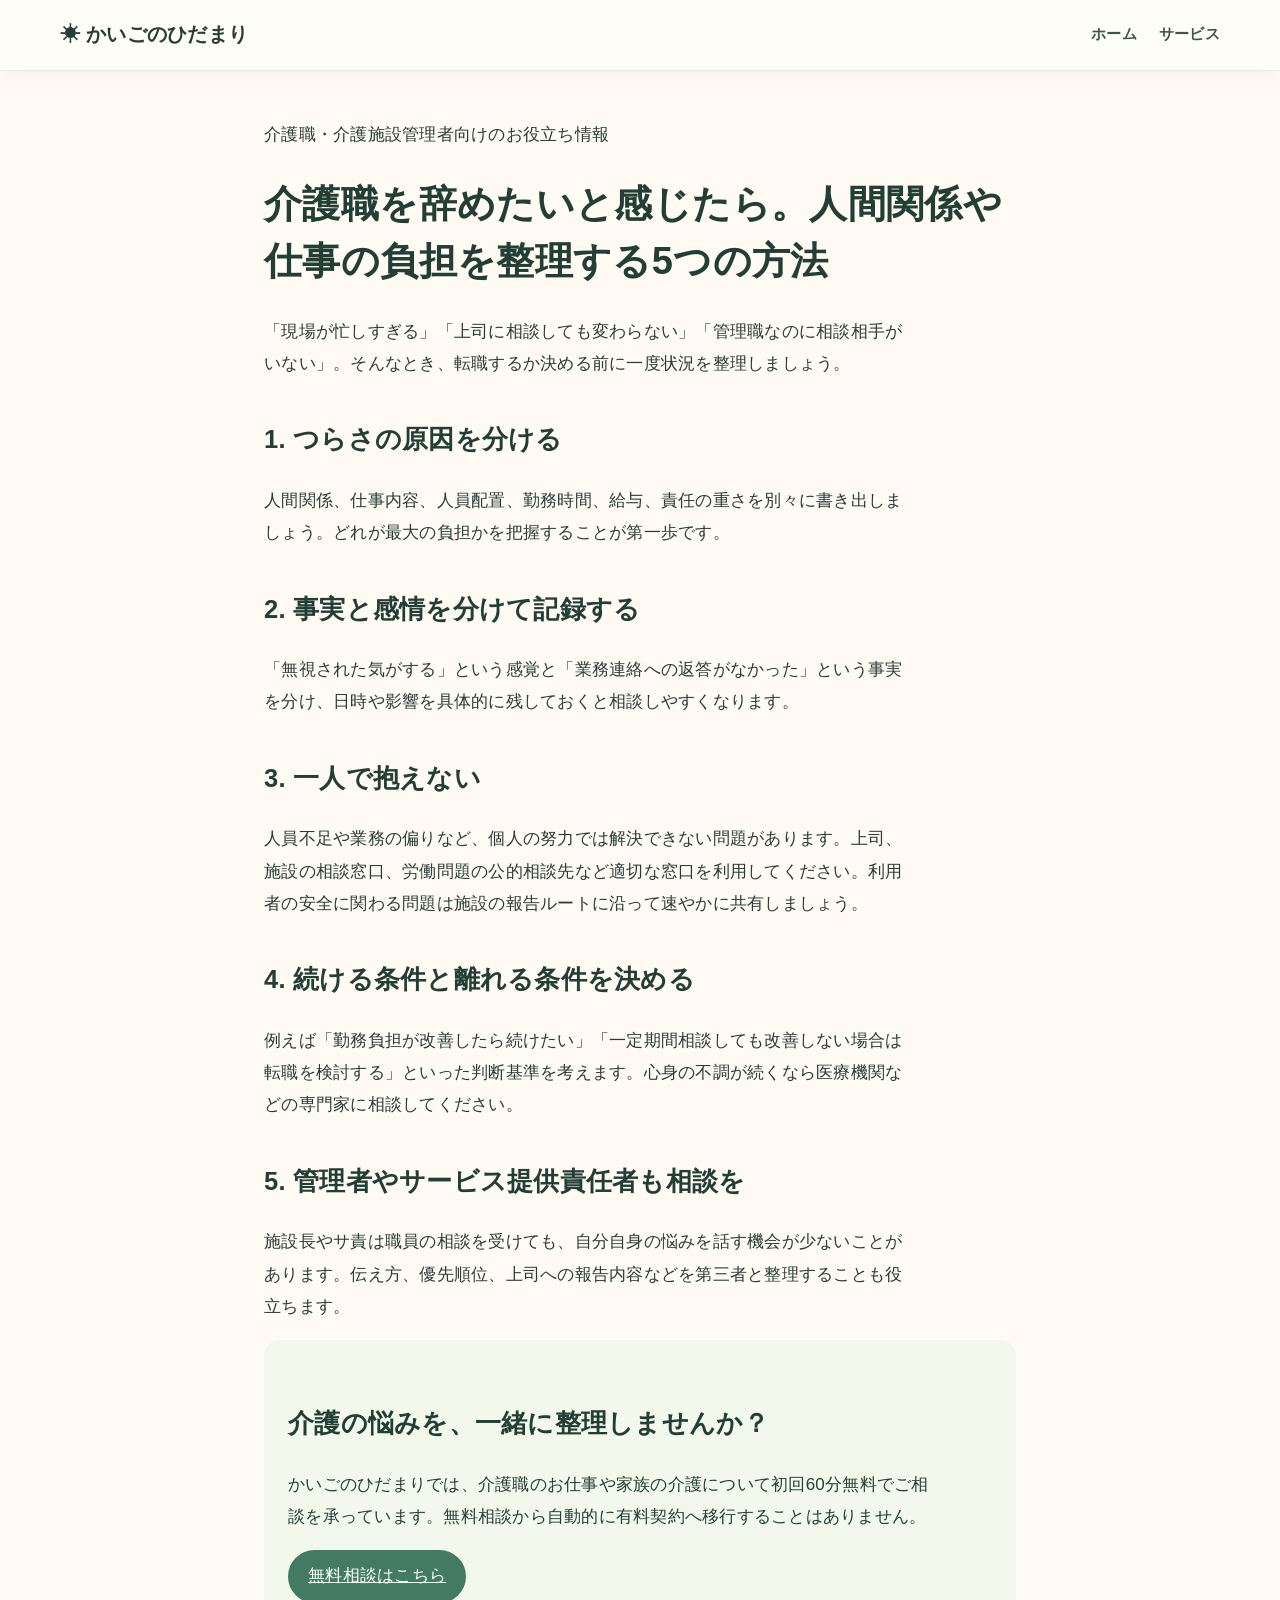
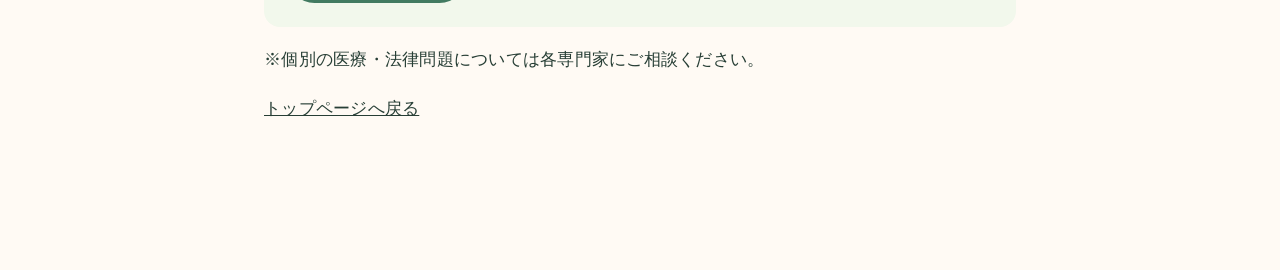
<file: care-worker-stress.html>
<!doctype html><html lang="ja"><head><meta charset="utf-8"><meta name="viewport" content="width=device-width, initial-scale=1"><title>介護職を辞めたいと感じたら｜職場の悩みを整理する5つの方法｜かいごのひだまり</title><meta name="description" content="介護職を辞めたい、職場の人間関係がつらい、管理者として相談相手がいない。悩みを整理する5つの方法を解説。初回60分の無料相談もご案内。"><link rel="canonical" href="https://kaigo-no-hidamari.pages.dev/care-worker-stress"><link rel="stylesheet" href="/style.css"><style>main{max-width:800px;margin:48px auto;padding:0 24px 80px;line-height:1.9}h1{font-size:clamp(25px,4vw,38px);line-height:1.5}h2{margin-top:35px}p{font-size:17px}.cta{padding:24px;border-radius:16px;background:#f2f8ec}.cta a{display:inline-block;background:#427b61;color:white;padding:10px 20px;border-radius:28px}</style></head><body><header><nav class="nav"><a class="logo" href="/">☀ かいごのひだまり</a><div class="navlinks"><a href="/">ホーム</a><a href="/#services">サービス</a></div></nav></header><main><p>介護職・介護施設管理者向けのお役立ち情報</p><h1>介護職を辞めたいと感じたら。人間関係や仕事の負担を整理する5つの方法</h1><p>「現場が忙しすぎる」「上司に相談しても変わらない」「管理職なのに相談相手がいない」。そんなとき、転職するか決める前に一度状況を整理しましょう。</p><h2>1. つらさの原因を分ける</h2><p>人間関係、仕事内容、人員配置、勤務時間、給与、責任の重さを別々に書き出しましょう。どれが最大の負担かを把握することが第一歩です。</p><h2>2. 事実と感情を分けて記録する</h2><p>「無視された気がする」という感覚と「業務連絡への返答がなかった」という事実を分け、日時や影響を具体的に残しておくと相談しやすくなります。</p><h2>3. 一人で抱えない</h2><p>人員不足や業務の偏りなど、個人の努力では解決できない問題があります。上司、施設の相談窓口、労働問題の公的相談先など適切な窓口を利用してください。利用者の安全に関わる問題は施設の報告ルートに沿って速やかに共有しましょう。</p><h2>4. 続ける条件と離れる条件を決める</h2><p>例えば「勤務負担が改善したら続けたい」「一定期間相談しても改善しない場合は転職を検討する」といった判断基準を考えます。心身の不調が続くなら医療機関などの専門家に相談してください。</p><h2>5. 管理者やサービス提供責任者も相談を</h2><p>施設長やサ責は職員の相談を受けても、自分自身の悩みを話す機会が少ないことがあります。伝え方、優先順位、上司への報告内容などを第三者と整理することも役立ちます。</p><section class="cta"><h2>介護の悩みを、一緒に整理しませんか？</h2><p>かいごのひだまりでは、介護職のお仕事や家族の介護について初回60分無料でご相談を承っています。無料相談から自動的に有料契約へ移行することはありません。</p><a target="_blank" rel="noopener noreferrer" href="https://docs.google.com/forms/d/e/1FAIpQLScfKlYvZkjXa_kExmKDi_POy2eAabduM-u3noDF_7_jVGzRbw/viewform">無料相談はこちら</a></section><p>※個別の医療・法律問題については各専門家にご相談ください。</p><p><a href="/">トップページへ戻る</a></p></main></body></html>
</file>
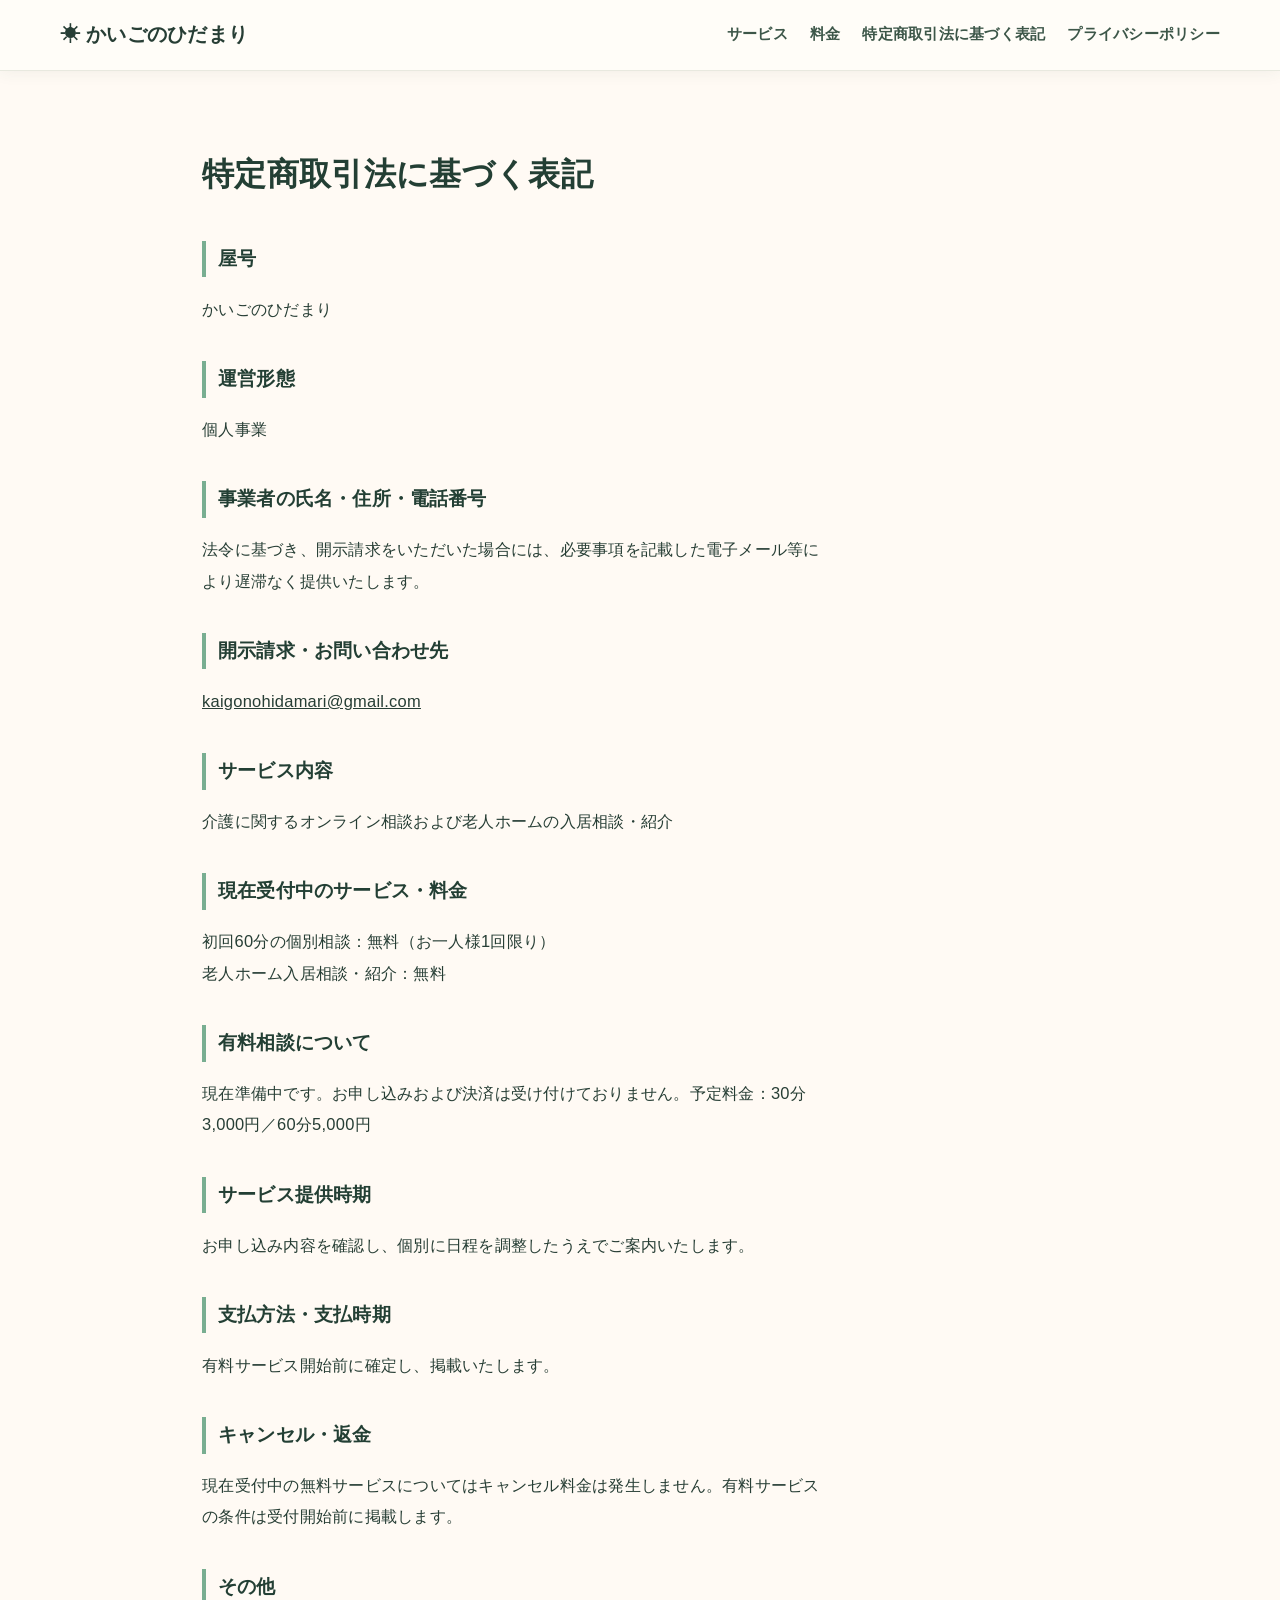
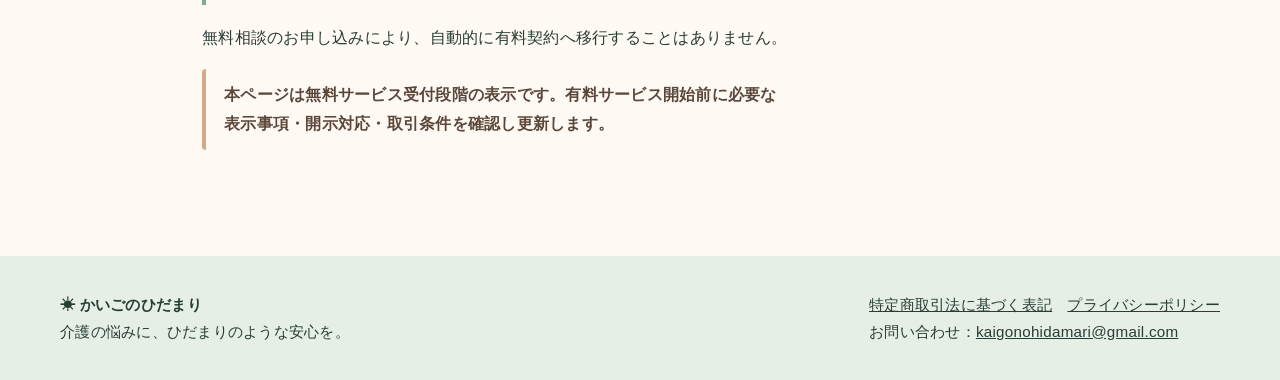
<file: legal.html>
<!doctype html><html lang="ja"><head><meta charset="utf-8"><meta name="viewport" content="width=device-width,initial-scale=1"><meta name="description" content="かいごのひだまり。介護の無料相談・老人ホーム紹介を受け付けています。"><title>特定商取引法に基づく表記｜かいごのひだまり</title><link rel="stylesheet" href="/style.css"></head><body><header><nav class="nav"><a class="logo" href="/">☀ かいごのひだまり</a><div class="navlinks"><a href="/#services">サービス</a><a href="/#pricing">料金</a><a href="/legal.html">特定商取引法に基づく表記</a><a href="/privacy.html">プライバシーポリシー</a></div></nav></header><main class="page"><h1>特定商取引法に基づく表記</h1><h2>屋号</h2><p>かいごのひだまり</p><h2>運営形態</h2><p>個人事業</p><h2>事業者の氏名・住所・電話番号</h2><p>法令に基づき、開示請求をいただいた場合には、必要事項を記載した電子メール等により遅滞なく提供いたします。</p><h2>開示請求・お問い合わせ先</h2><p><a href="mailto:kaigonohidamari@gmail.com">kaigonohidamari@gmail.com</a></p><h2>サービス内容</h2><p>介護に関するオンライン相談および老人ホームの入居相談・紹介</p><h2>現在受付中のサービス・料金</h2><p>初回60分の個別相談：無料（お一人様1回限り）<br>老人ホーム入居相談・紹介：無料</p><h2>有料相談について</h2><p>現在準備中です。お申し込みおよび決済は受け付けておりません。予定料金：30分3,000円／60分5,000円</p><h2>サービス提供時期</h2><p>お申し込み内容を確認し、個別に日程を調整したうえでご案内いたします。</p><h2>支払方法・支払時期</h2><p>有料サービス開始前に確定し、掲載いたします。</p><h2>キャンセル・返金</h2><p>現在受付中の無料サービスについてはキャンセル料金は発生しません。有料サービスの条件は受付開始前に掲載します。</p><h2>その他</h2><p>無料相談のお申し込みにより、自動的に有料契約へ移行することはありません。</p><p class="note">本ページは無料サービス受付段階の表示です。有料サービス開始前に必要な表示事項・開示対応・取引条件を確認し更新します。</p></main><footer><div class="wrap"><div><strong>☀ かいごのひだまり</strong><div>介護の悩みに、ひだまりのような安心を。</div></div><div><a href="/legal.html">特定商取引法に基づく表記</a>　<a href="/privacy.html">プライバシーポリシー</a><div>お問い合わせ：<a href="mailto:kaigonohidamari@gmail.com">kaigonohidamari@gmail.com</a></div></div></div></footer></body></html>
</file>
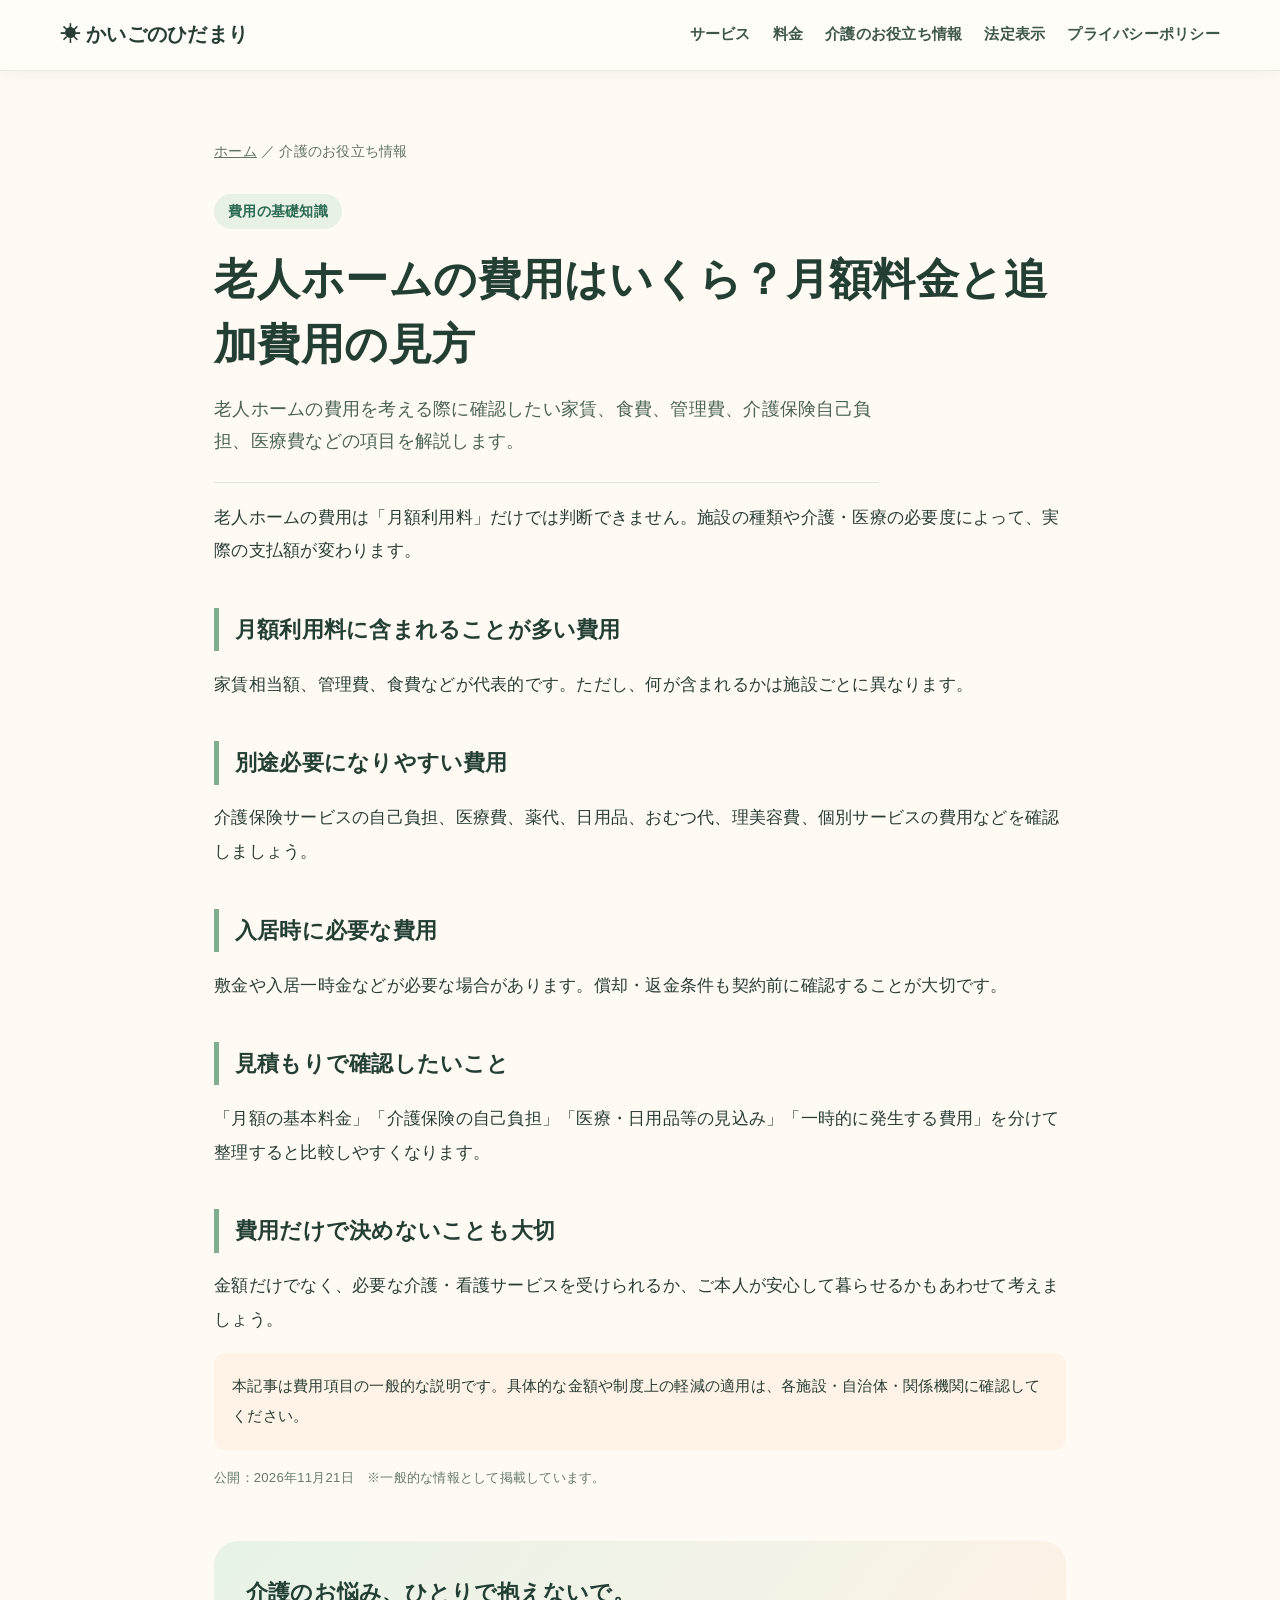
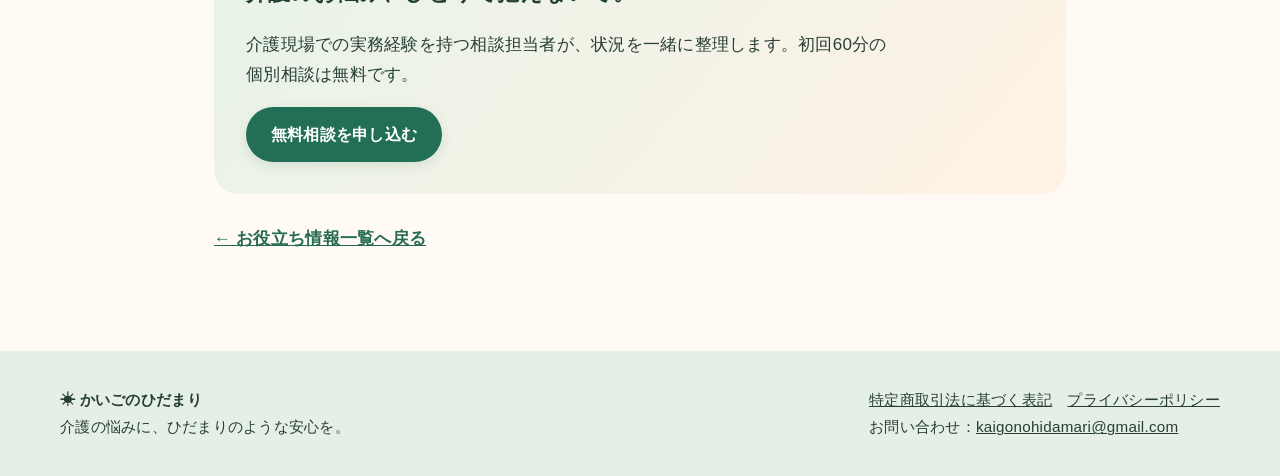
<file: nursing-home-costs.html>
<!doctype html><html lang="ja"><head><meta charset="utf-8"><meta name="viewport" content="width=device-width,initial-scale=1"><title>老人ホームの費用はいくら？月額料金と追加費用の見方｜かいごのひだまり</title><meta name="description" content="老人ホームの費用を考える際に確認したい家賃、食費、管理費、介護保険自己負担、医療費などの項目を解説します。"><link rel="canonical" href="https://kaigo-no-hidamari.pages.dev/nursing-home-costs"><link rel="stylesheet" href="/style.css"></head><body><header><nav class="nav"><a class="logo" href="/">☀ かいごのひだまり</a><div class="navlinks"><a href="/#services">サービス</a><a href="/#pricing">料金</a><a href="/#guides">介護のお役立ち情報</a><a href="/legal.html">法定表示</a><a href="/privacy.html">プライバシーポリシー</a></div></nav></header><main class="article-page"><p class="article-breadcrumb"><a href="/">ホーム</a> ／ 介護のお役立ち情報</p><span class="article-tag">費用の基礎知識</span><h1>老人ホームの費用はいくら？月額料金と追加費用の見方</h1><p class="article-summary">老人ホームの費用を考える際に確認したい家賃、食費、管理費、介護保険自己負担、医療費などの項目を解説します。</p><div class="article-body"><p>老人ホームの費用は「月額利用料」だけでは判断できません。施設の種類や介護・医療の必要度によって、実際の支払額が変わります。</p><h2>月額利用料に含まれることが多い費用</h2><p>家賃相当額、管理費、食費などが代表的です。ただし、何が含まれるかは施設ごとに異なります。</p><h2>別途必要になりやすい費用</h2><p>介護保険サービスの自己負担、医療費、薬代、日用品、おむつ代、理美容費、個別サービスの費用などを確認しましょう。</p><h2>入居時に必要な費用</h2><p>敷金や入居一時金などが必要な場合があります。償却・返金条件も契約前に確認することが大切です。</p><h2>見積もりで確認したいこと</h2><p>「月額の基本料金」「介護保険の自己負担」「医療・日用品等の見込み」「一時的に発生する費用」を分けて整理すると比較しやすくなります。</p><h2>費用だけで決めないことも大切</h2><p>金額だけでなく、必要な介護・看護サービスを受けられるか、ご本人が安心して暮らせるかもあわせて考えましょう。</p><p class="article-caution">本記事は費用項目の一般的な説明です。具体的な金額や制度上の軽減の適用は、各施設・自治体・関係機関に確認してください。</p><p class="article-updated">公開：2026年11月21日　※一般的な情報として掲載しています。</p></div><aside class="article-cta"><h2>介護のお悩み、ひとりで抱えないで。</h2><p>介護現場での実務経験を持つ相談担当者が、状況を一緒に整理します。初回60分の個別相談は無料です。</p><a class="btn" href="https://docs.google.com/forms/d/e/1FAIpQLScfKlYvZkjXa_kExmKDi_POy2eAabduM-u3noDF_7_jVGzRbw/viewform" target="_blank" rel="noopener noreferrer">無料相談を申し込む</a></aside><p class="back-home"><a href="/#guides">← お役立ち情報一覧へ戻る</a></p></main><footer><div class="wrap"><div><strong>☀ かいごのひだまり</strong><div>介護の悩みに、ひだまりのような安心を。</div></div><div><a href="/legal.html">特定商取引法に基づく表記</a>　<a href="/privacy.html">プライバシーポリシー</a><div>お問い合わせ：<a href="mailto:kaigonohidamari@gmail.com">kaigonohidamari@gmail.com</a></div></div></div></footer></body></html>
</file>
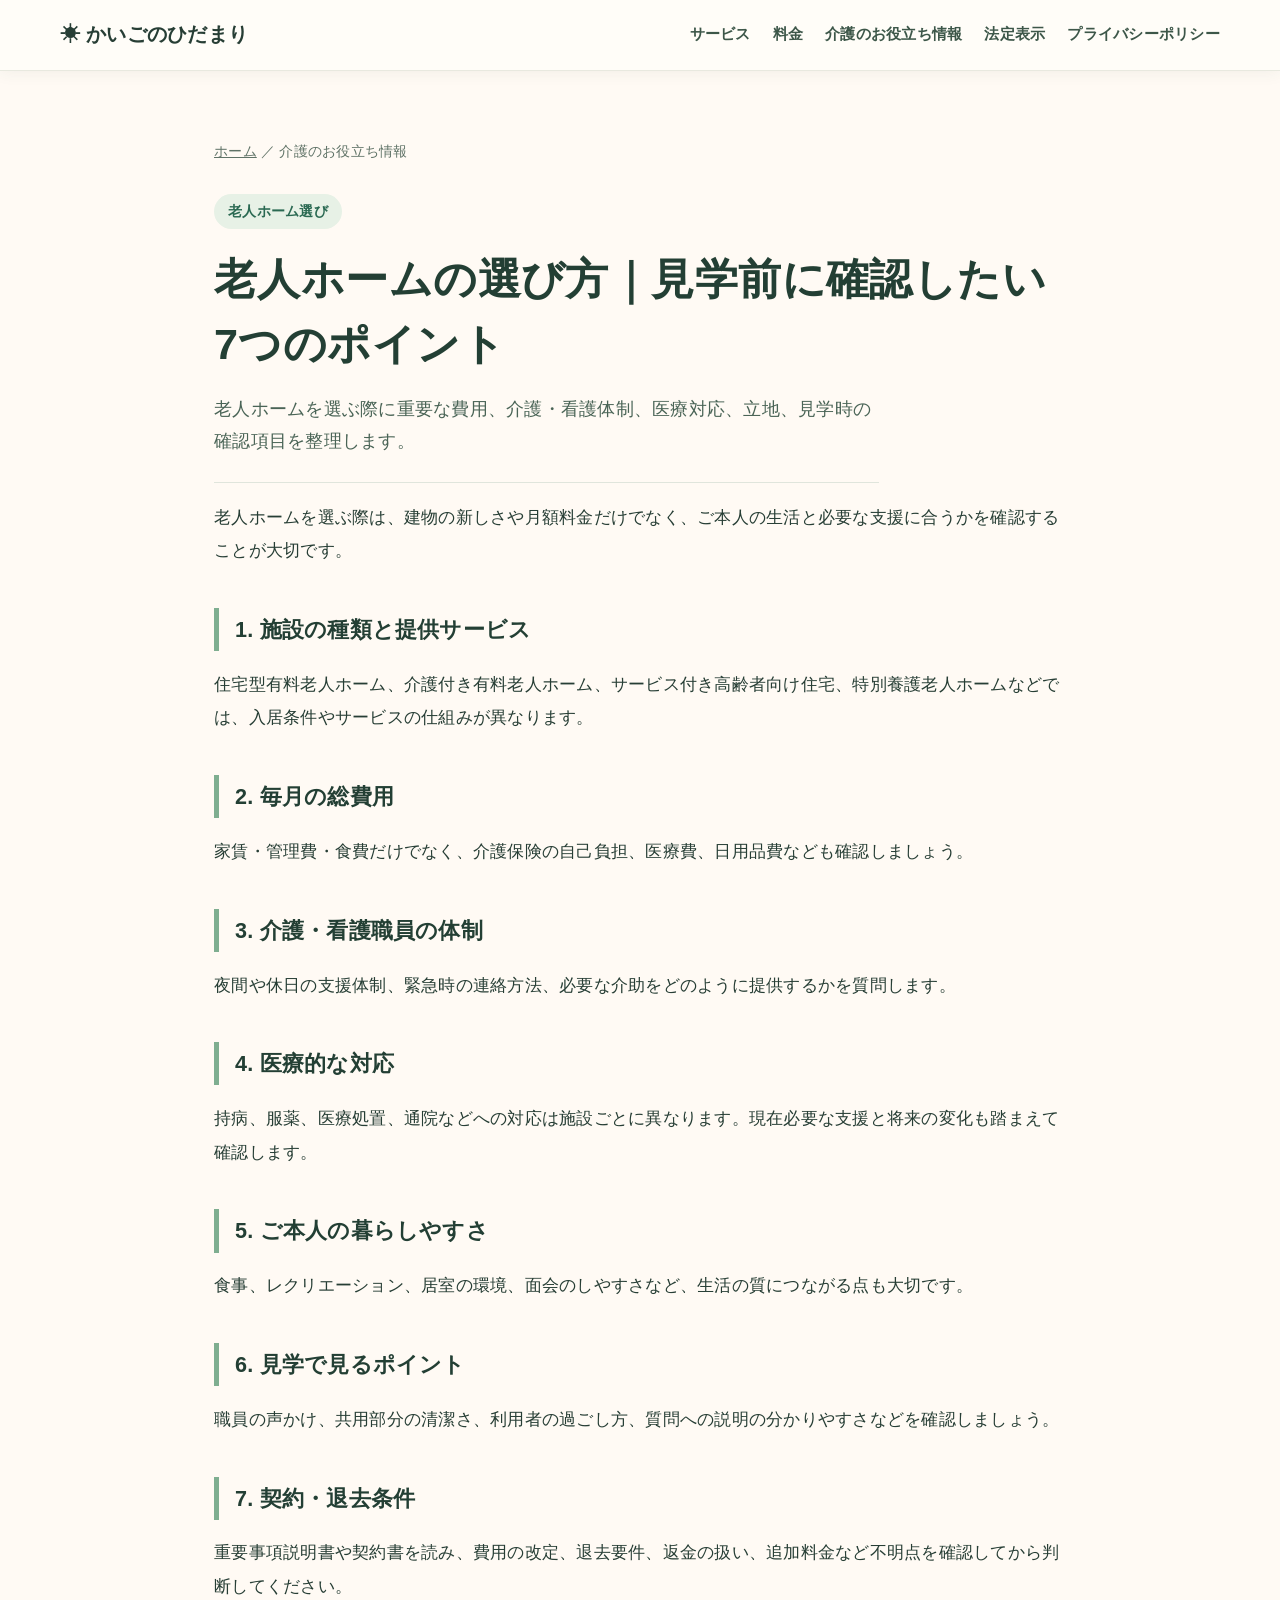
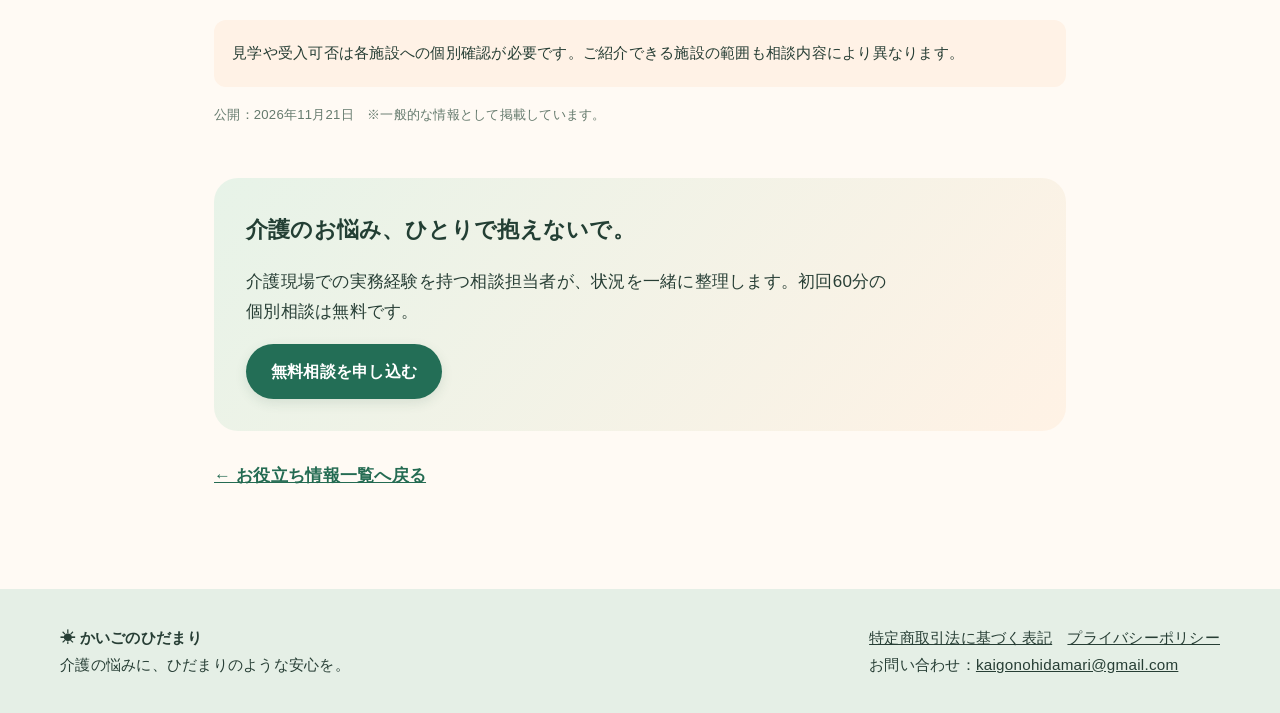
<file: nursing-home-selection.html>
<!doctype html><html lang="ja"><head><meta charset="utf-8"><meta name="viewport" content="width=device-width,initial-scale=1"><title>老人ホームの選び方｜見学前に確認したい7つのポイント｜かいごのひだまり</title><meta name="description" content="老人ホームを選ぶ際に重要な費用、介護・看護体制、医療対応、立地、見学時の確認項目を整理します。"><link rel="canonical" href="https://kaigo-no-hidamari.pages.dev/nursing-home-selection"><link rel="stylesheet" href="/style.css"></head><body><header><nav class="nav"><a class="logo" href="/">☀ かいごのひだまり</a><div class="navlinks"><a href="/#services">サービス</a><a href="/#pricing">料金</a><a href="/#guides">介護のお役立ち情報</a><a href="/legal.html">法定表示</a><a href="/privacy.html">プライバシーポリシー</a></div></nav></header><main class="article-page"><p class="article-breadcrumb"><a href="/">ホーム</a> ／ 介護のお役立ち情報</p><span class="article-tag">老人ホーム選び</span><h1>老人ホームの選び方｜見学前に確認したい7つのポイント</h1><p class="article-summary">老人ホームを選ぶ際に重要な費用、介護・看護体制、医療対応、立地、見学時の確認項目を整理します。</p><div class="article-body"><p>老人ホームを選ぶ際は、建物の新しさや月額料金だけでなく、ご本人の生活と必要な支援に合うかを確認することが大切です。</p><h2>1. 施設の種類と提供サービス</h2><p>住宅型有料老人ホーム、介護付き有料老人ホーム、サービス付き高齢者向け住宅、特別養護老人ホームなどでは、入居条件やサービスの仕組みが異なります。</p><h2>2. 毎月の総費用</h2><p>家賃・管理費・食費だけでなく、介護保険の自己負担、医療費、日用品費なども確認しましょう。</p><h2>3. 介護・看護職員の体制</h2><p>夜間や休日の支援体制、緊急時の連絡方法、必要な介助をどのように提供するかを質問します。</p><h2>4. 医療的な対応</h2><p>持病、服薬、医療処置、通院などへの対応は施設ごとに異なります。現在必要な支援と将来の変化も踏まえて確認します。</p><h2>5. ご本人の暮らしやすさ</h2><p>食事、レクリエーション、居室の環境、面会のしやすさなど、生活の質につながる点も大切です。</p><h2>6. 見学で見るポイント</h2><p>職員の声かけ、共用部分の清潔さ、利用者の過ごし方、質問への説明の分かりやすさなどを確認しましょう。</p><h2>7. 契約・退去条件</h2><p>重要事項説明書や契約書を読み、費用の改定、退去要件、返金の扱い、追加料金など不明点を確認してから判断してください。</p><p class="article-caution">見学や受入可否は各施設への個別確認が必要です。ご紹介できる施設の範囲も相談内容により異なります。</p><p class="article-updated">公開：2026年11月21日　※一般的な情報として掲載しています。</p></div><aside class="article-cta"><h2>介護のお悩み、ひとりで抱えないで。</h2><p>介護現場での実務経験を持つ相談担当者が、状況を一緒に整理します。初回60分の個別相談は無料です。</p><a class="btn" href="https://docs.google.com/forms/d/e/1FAIpQLScfKlYvZkjXa_kExmKDi_POy2eAabduM-u3noDF_7_jVGzRbw/viewform" target="_blank" rel="noopener noreferrer">無料相談を申し込む</a></aside><p class="back-home"><a href="/#guides">← お役立ち情報一覧へ戻る</a></p></main><footer><div class="wrap"><div><strong>☀ かいごのひだまり</strong><div>介護の悩みに、ひだまりのような安心を。</div></div><div><a href="/legal.html">特定商取引法に基づく表記</a>　<a href="/privacy.html">プライバシーポリシー</a><div>お問い合わせ：<a href="mailto:kaigonohidamari@gmail.com">kaigonohidamari@gmail.com</a></div></div></div></footer></body></html>
</file>
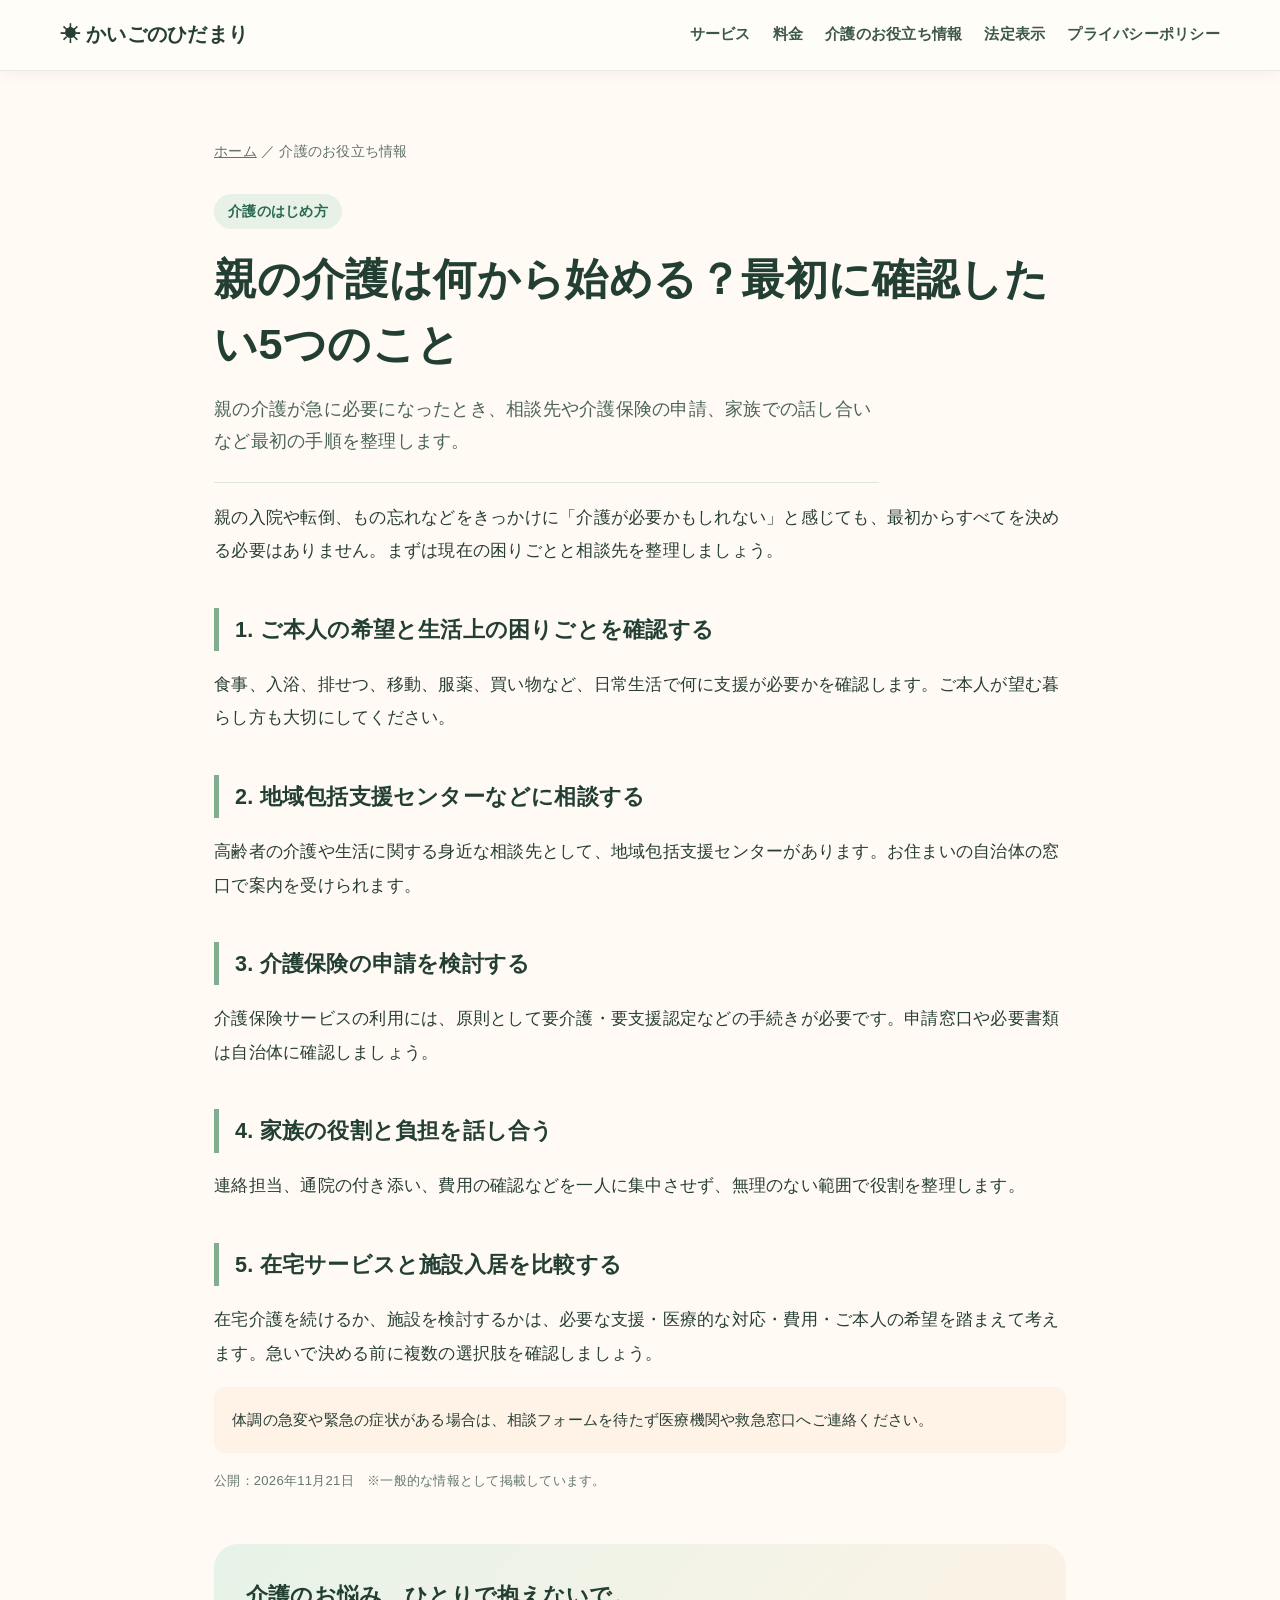
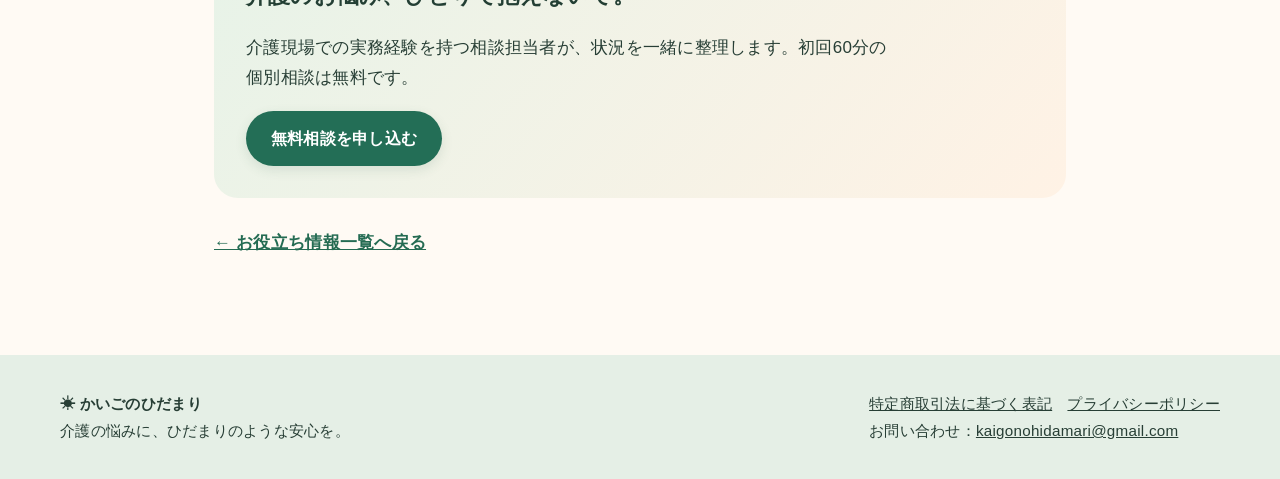
<file: parent-care-first-steps.html>
<!doctype html><html lang="ja"><head><meta charset="utf-8"><meta name="viewport" content="width=device-width,initial-scale=1"><title>親の介護は何から始める？最初に確認したい5つのこと｜かいごのひだまり</title><meta name="description" content="親の介護が急に必要になったとき、相談先や介護保険の申請、家族での話し合いなど最初の手順を整理します。"><link rel="canonical" href="https://kaigo-no-hidamari.pages.dev/parent-care-first-steps"><link rel="stylesheet" href="/style.css"></head><body><header><nav class="nav"><a class="logo" href="/">☀ かいごのひだまり</a><div class="navlinks"><a href="/#services">サービス</a><a href="/#pricing">料金</a><a href="/#guides">介護のお役立ち情報</a><a href="/legal.html">法定表示</a><a href="/privacy.html">プライバシーポリシー</a></div></nav></header><main class="article-page"><p class="article-breadcrumb"><a href="/">ホーム</a> ／ 介護のお役立ち情報</p><span class="article-tag">介護のはじめ方</span><h1>親の介護は何から始める？最初に確認したい5つのこと</h1><p class="article-summary">親の介護が急に必要になったとき、相談先や介護保険の申請、家族での話し合いなど最初の手順を整理します。</p><div class="article-body"><p>親の入院や転倒、もの忘れなどをきっかけに「介護が必要かもしれない」と感じても、最初からすべてを決める必要はありません。まずは現在の困りごとと相談先を整理しましょう。</p><h2>1. ご本人の希望と生活上の困りごとを確認する</h2><p>食事、入浴、排せつ、移動、服薬、買い物など、日常生活で何に支援が必要かを確認します。ご本人が望む暮らし方も大切にしてください。</p><h2>2. 地域包括支援センターなどに相談する</h2><p>高齢者の介護や生活に関する身近な相談先として、地域包括支援センターがあります。お住まいの自治体の窓口で案内を受けられます。</p><h2>3. 介護保険の申請を検討する</h2><p>介護保険サービスの利用には、原則として要介護・要支援認定などの手続きが必要です。申請窓口や必要書類は自治体に確認しましょう。</p><h2>4. 家族の役割と負担を話し合う</h2><p>連絡担当、通院の付き添い、費用の確認などを一人に集中させず、無理のない範囲で役割を整理します。</p><h2>5. 在宅サービスと施設入居を比較する</h2><p>在宅介護を続けるか、施設を検討するかは、必要な支援・医療的な対応・費用・ご本人の希望を踏まえて考えます。急いで決める前に複数の選択肢を確認しましょう。</p><p class="article-caution">体調の急変や緊急の症状がある場合は、相談フォームを待たず医療機関や救急窓口へご連絡ください。</p><p class="article-updated">公開：2026年11月21日　※一般的な情報として掲載しています。</p></div><aside class="article-cta"><h2>介護のお悩み、ひとりで抱えないで。</h2><p>介護現場での実務経験を持つ相談担当者が、状況を一緒に整理します。初回60分の個別相談は無料です。</p><a class="btn" href="https://docs.google.com/forms/d/e/1FAIpQLScfKlYvZkjXa_kExmKDi_POy2eAabduM-u3noDF_7_jVGzRbw/viewform" target="_blank" rel="noopener noreferrer">無料相談を申し込む</a></aside><p class="back-home"><a href="/#guides">← お役立ち情報一覧へ戻る</a></p></main><footer><div class="wrap"><div><strong>☀ かいごのひだまり</strong><div>介護の悩みに、ひだまりのような安心を。</div></div><div><a href="/legal.html">特定商取引法に基づく表記</a>　<a href="/privacy.html">プライバシーポリシー</a><div>お問い合わせ：<a href="mailto:kaigonohidamari@gmail.com">kaigonohidamari@gmail.com</a></div></div></div></footer></body></html>
</file>
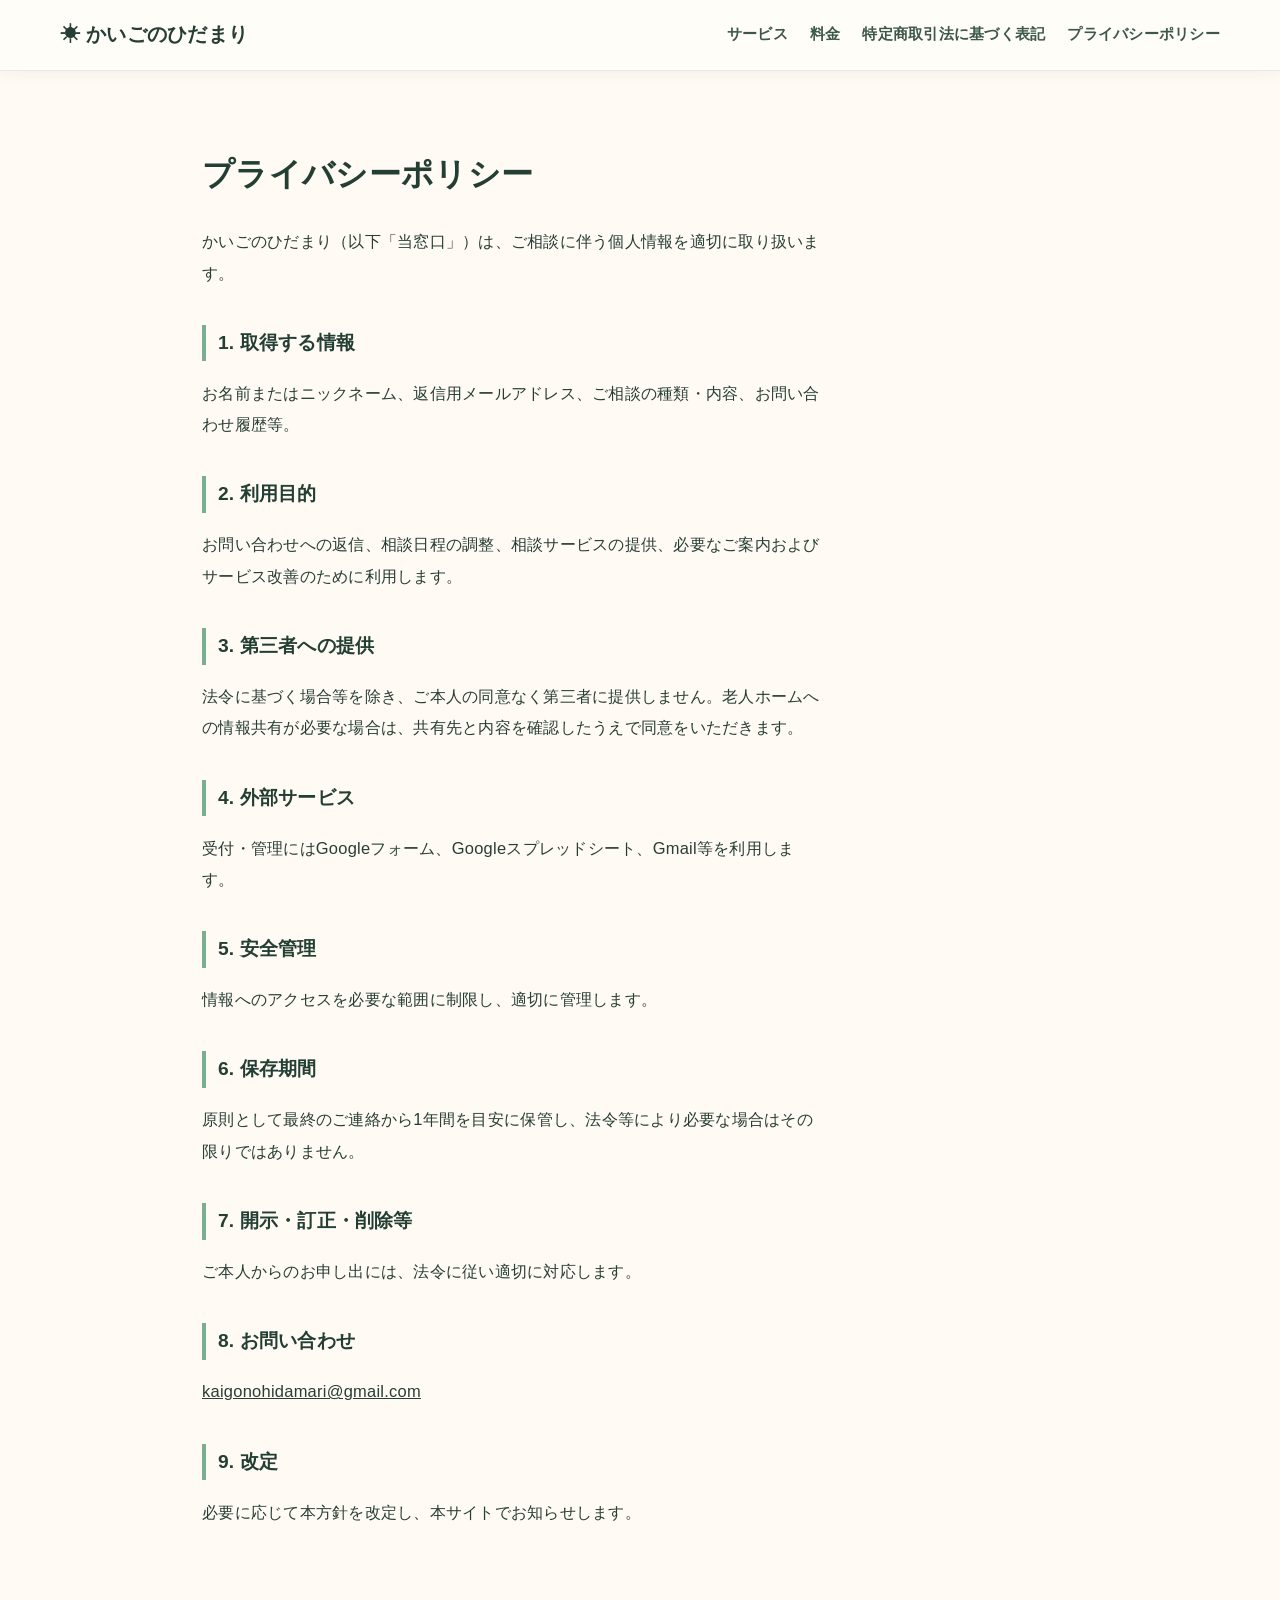
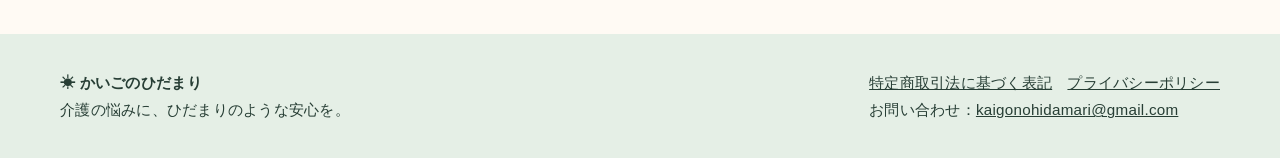
<file: privacy.html>
<!doctype html><html lang="ja"><head><meta charset="utf-8"><meta name="viewport" content="width=device-width,initial-scale=1"><meta name="description" content="かいごのひだまり。介護の無料相談・老人ホーム紹介を受け付けています。"><title>プライバシーポリシー｜かいごのひだまり</title><link rel="stylesheet" href="/style.css"></head><body><header><nav class="nav"><a class="logo" href="/">☀ かいごのひだまり</a><div class="navlinks"><a href="/#services">サービス</a><a href="/#pricing">料金</a><a href="/legal.html">特定商取引法に基づく表記</a><a href="/privacy.html">プライバシーポリシー</a></div></nav></header><main class="page"><h1>プライバシーポリシー</h1><p>かいごのひだまり（以下「当窓口」）は、ご相談に伴う個人情報を適切に取り扱います。</p><h2>1. 取得する情報</h2><p>お名前またはニックネーム、返信用メールアドレス、ご相談の種類・内容、お問い合わせ履歴等。</p><h2>2. 利用目的</h2><p>お問い合わせへの返信、相談日程の調整、相談サービスの提供、必要なご案内およびサービス改善のために利用します。</p><h2>3. 第三者への提供</h2><p>法令に基づく場合等を除き、ご本人の同意なく第三者に提供しません。老人ホームへの情報共有が必要な場合は、共有先と内容を確認したうえで同意をいただきます。</p><h2>4. 外部サービス</h2><p>受付・管理にはGoogleフォーム、Googleスプレッドシート、Gmail等を利用します。</p><h2>5. 安全管理</h2><p>情報へのアクセスを必要な範囲に制限し、適切に管理します。</p><h2>6. 保存期間</h2><p>原則として最終のご連絡から1年間を目安に保管し、法令等により必要な場合はその限りではありません。</p><h2>7. 開示・訂正・削除等</h2><p>ご本人からのお申し出には、法令に従い適切に対応します。</p><h2>8. お問い合わせ</h2><p><a href="mailto:kaigonohidamari@gmail.com">kaigonohidamari@gmail.com</a></p><h2>9. 改定</h2><p>必要に応じて本方針を改定し、本サイトでお知らせします。</p></main><footer><div class="wrap"><div><strong>☀ かいごのひだまり</strong><div>介護の悩みに、ひだまりのような安心を。</div></div><div><a href="/legal.html">特定商取引法に基づく表記</a>　<a href="/privacy.html">プライバシーポリシー</a><div>お問い合わせ：<a href="mailto:kaigonohidamari@gmail.com">kaigonohidamari@gmail.com</a></div></div></div></footer></body></html>
</file>
<file: style.css>
:root{--ink:#28433e;--muted:#657c75;--green:#2d7568;--cream:#fffaf2;--peach:#f8e4d4;--line:#e5e9df}*{box-sizing:border-box}html{scroll-behavior:smooth}body{margin:0;background:var(--cream);color:var(--ink);font-family:"Hiragino Kaku Gothic ProN","Yu Gothic",Meiryo,sans-serif;line-height:1.9}a{color:inherit}header{background:#fffdf8;border-bottom:1px solid var(--line);position:sticky;top:0;z-index:5}.nav{max-width:1100px;margin:auto;display:flex;align-items:center;justify-content:space-between;gap:20px;padding:12px 22px}.logo{text-decoration:none;font-weight:800;font-size:1.15rem}.navlinks{display:flex;gap:22px;flex-wrap:wrap;font-size:.88rem}.navlinks a{text-decoration:none}.hero{background:linear-gradient(140deg,#e4f2e6,#fff8eb 65%,#f9e7dc);padding:86px 22px 76px}.wrap{max-width:1040px;margin:auto}.eyebrow{font-size:.87rem;color:var(--green);font-weight:700;letter-spacing:.12em}.hero h1{font-size:clamp(2rem,5vw,3.5rem);line-height:1.5;margin:12px 0 20px;letter-spacing:.04em}.lead{max-width:680px;font-size:1.07rem}.actions{display:flex;flex-wrap:wrap;gap:14px;margin:28px 0}.btn{display:inline-block;text-decoration:none;background:var(--green);color:white;border-radius:999px;padding:13px 25px;font-weight:700;text-align:center;box-shadow:0 4px 12px #315e4820}.btn.secondary{background:#fff;border:2px solid var(--green);color:var(--green);padding:11px 23px}.small{font-size:.84rem;color:var(--muted)}section{padding:68px 22px}.section-title{text-align:center;font-size:1.8rem;margin:0 0 30px}.cards{display:grid;grid-template-columns:repeat(3,1fr);gap:18px}.card{background:white;border:1px solid var(--line);border-radius:22px;padding:26px;box-shadow:0 8px 24px #344c3910}.card h3{margin:0 0 12px;color:var(--green)}.tint{background:#f1f6ed}.price{font-size:1.35rem;font-weight:800;color:var(--green)}.note{border-left:4px solid #d6a986;padding:12px 18px;background:#fff9f3;border-radius:4px}.steps{display:grid;grid-template-columns:repeat(3,1fr);gap:18px}.step{padding:22px;background:#fff;border-radius:18px}.num{font-weight:800;color:var(--green)}footer{background:#e5efe6;padding:35px 22px;font-size:.86rem}footer .wrap{display:flex;justify-content:space-between;gap:18px;flex-wrap:wrap}.page{max-width:850px;margin:auto;padding:52px 22px 90px}.page h1{font-size:2rem}.page h2{margin-top:36px;font-size:1.2rem}.page p,.page li{overflow-wrap:anywhere}@media(max-width:720px){.nav{display:block}.navlinks{gap:14px;margin-top:6px;font-size:.75rem}.hero{padding:55px 20px}.actions{display:grid}.btn{width:100%}.cards,.steps{grid-template-columns:1fr}section{padding:48px 20px}.section-title{font-size:1.5rem}}
/* Warm, illustration-led redesign */
:root{--ink:#354941;--muted:#667a70;--green:#317d69;--cream:#fffaf4;--line:#e8e9df}body{font-size:16px;line-height:1.85}header{box-shadow:0 2px 15px #344d3910}.nav{max-width:1220px;padding:17px 30px}.logo{font-size:1.25rem}.navlinks{font-size:.94rem}.wrap{max-width:1160px}.hero{padding:78px 30px 72px;background:linear-gradient(115deg,#e9f4e8 0%,#fff9ed 60%,#fae6db 100%)}.hero-layout{display:grid;grid-template-columns:minmax(0,1.15fr) minmax(350px,.85fr);align-items:center;gap:34px}.hero h1{font-size:clamp(2.25rem,3.6vw,3.45rem);line-height:1.53}.hero .lead{font-size:1.1rem;max-width:620px}.hero-art{max-width:520px;margin:auto;text-align:center}.hero-art svg{display:block;width:100%;height:auto;filter:drop-shadow(0 15px 12px #496d4920)}.art-caption{font-size:.92rem;color:#63816f;font-weight:700;margin-top:4px}.hero .actions{gap:12px}.hero .btn{font-size:.96rem}.btn{transition:transform .2s,box-shadow .2s}.btn:hover{transform:translateY(-2px);box-shadow:0 8px 18px #315e4830}.card{padding:32px;box-shadow:0 8px 24px #344c3910}.card-icon{width:92px;height:92px;display:block;margin:0 auto 16px}.card h3{text-align:center;font-size:1.2rem}.card p{font-size:1rem}.section-title{font-size:2rem}.price{font-size:1.55rem}.step{padding:30px;border:1px solid var(--line)}.step .num{display:inline-grid;place-items:center;width:44px;height:44px;border-radius:50%;background:#e1f0e2;margin-bottom:8px}.page{max-width:920px;font-size:1.03rem}footer{font-size:.95rem}@media(max-width:900px){.hero-layout{grid-template-columns:1fr}.hero-copy{max-width:750px}.hero-art{max-width:410px}.cards{grid-template-columns:1fr 1fr}.cards .card:last-child{grid-column:1/-1}}@media(max-width:720px){.nav{padding:13px 18px}.navlinks{font-size:.76rem}.hero{padding:42px 20px 55px}.hero h1{font-size:clamp(1.75rem,7vw,2.3rem)}.hero .lead{font-size:1rem}.hero-art{max-width:310px}.art-caption{font-size:.8rem}.cards,.steps{grid-template-columns:1fr}.cards .card:last-child{grid-column:auto}.card{padding:26px}.section-title{font-size:1.55rem}}

/* Illustration-forward editorial layout */
.hero{position:relative;overflow:hidden;background:radial-gradient(circle at 91% 18%,#ffe8cc 0 13%,transparent 32%),radial-gradient(circle at 6% 84%,#d8ebdc 0 12%,transparent 32%),linear-gradient(115deg,#eaf5e8,#fffaf0 64%,#fbe9dc)}.hero-layout{grid-template-columns:minmax(0,.95fr) minmax(440px,1.05fr);gap:20px;min-height:540px}.hero-copy{position:relative;z-index:2}.hero h1{font-size:clamp(2.25rem,3.4vw,3.35rem)}.hero-visual{position:relative;max-width:650px;width:100%;margin:0 auto}.hero-art{max-width:620px;transform:scale(1.12)}.hero-art svg{filter:drop-shadow(0 18px 15px #496d4920)}.illustration-note{position:absolute;right:-4px;bottom:4px;background:#fffef7eF;border:2px solid #f4dfbd;border-radius:22px;padding:13px 20px;font-size:.94rem;line-height:1.55;font-weight:700;box-shadow:0 12px 26px #705c3d1c;transform:rotate(-3deg)}.illustration-note span{font-size:1.5rem}.flower{position:absolute;z-index:1;color:#edbd6b;font-size:40px}.flower-one{left:0;top:15%}.flower-two{right:1%;top:3%;color:#e5a9a4;font-size:55px}.flower-three{right:7%;bottom:10%;color:#a8c9a8}.section-kicker{text-align:center;color:#62927b;letter-spacing:.22em;font-size:.82rem;font-weight:800;margin:0 0 6px}.section-intro{text-align:center;color:#687b70;font-size:1rem;margin:-13px auto 32px;max-width:670px}.card-icon{width:125px;height:125px;margin:0 auto 16px}.card{border-radius:28px}.step-art{display:block;width:100%;height:150px;margin:-5px auto 14px}.step{text-align:center;border-radius:26px}.step h3{margin:8px 0}.step .num{margin:auto}.step p{text-align:left}.tint{background:linear-gradient(180deg,#f0f6ec,#f8f8ef)}@media(max-width:1000px){.hero-layout{grid-template-columns:1fr}.hero-visual{max-width:540px}.hero-art{transform:none}.illustration-note{right:0}.hero{padding-bottom:64px}}@media(max-width:720px){.hero-layout{min-height:0}.hero-visual{max-width:370px;margin-top:20px}.hero-art{max-width:340px}.illustration-note{font-size:.73rem;padding:8px 12px;bottom:-9px;right:0}.flower{font-size:25px}.flower-two{font-size:34px}.step-art{height:140px}.card-icon{width:112px;height:112px}.section-intro{font-size:.92rem}}

/* Readability and conversion-first hero repair */
.hero-layout{grid-template-columns:minmax(0,1fr) minmax(0,1fr);gap:42px}.hero-copy{min-width:0}.hero h1{font-size:clamp(2rem,3.15vw,3.05rem);font-weight:800;line-height:1.42;letter-spacing:.015em;overflow-wrap:normal;word-break:keep-all;line-break:strict;margin:16px 0 22px}.hero .lead{font-size:1.075rem;line-height:1.9;overflow-wrap:anywhere}.hero .eyebrow{font-size:.86rem;letter-spacing:.025em}.hero .actions{display:flex;flex-direction:column;align-items:flex-start;gap:12px;margin:26px 0 16px}.hero .btn{width:min(100%,370px);font-size:1rem;padding:14px 20px}.hero-visual{max-width:560px}.hero-art{transform:none}.illustration-note{right:4px}.section-title{font-size:clamp(1.5rem,2.4vw,2rem)}@media(max-width:1050px){.hero-layout{grid-template-columns:1fr;gap:20px}.hero-copy{max-width:700px}.hero-visual{max-width:510px}.hero h1{font-size:clamp(2rem,4.4vw,3rem)}}@media(max-width:720px){.hero{padding:38px 20px 54px}.hero h1{font-size:clamp(1.65rem,7vw,2.25rem);line-height:1.5}.hero .lead{font-size:.97rem}.hero .lead br{display:none}.hero .actions{align-items:stretch}.hero .btn{width:100%;font-size:.95rem}.hero-visual{max-width:360px}.hero .eyebrow{font-size:.75rem}}

/* Typography refinement: friendly, high contrast and scannable */
:root{--ink:#273e35;--muted:#4e665a;--green:#236e56}body{color:var(--ink);font-family:"Hiragino Kaku Gothic ProN","Yu Gothic","Meiryo",sans-serif;font-size:1.0625rem;line-height:1.78;font-weight:500;letter-spacing:.015em}h1,h2,h3{color:#233f34;font-weight:800;letter-spacing:.01em}p{max-width:68ch}a:focus-visible{outline:3px solid #bd7a37;outline-offset:4px}.hero h1{font-size:clamp(2.05rem,3.2vw,3.15rem);line-height:1.46;letter-spacing:.015em}.headline-top{color:#274d40}.headline-accent{color:#206d56;box-decoration-break:clone;background:linear-gradient(transparent 78%,#f8dca3 78%);padding-bottom:.08em}.hero .lead{font-size:1.125rem;font-weight:500;line-height:1.9;color:#344e42;max-width:34em}.hero .lead strong{font-weight:800;color:#2b5645}.eyebrow{color:#285b49;font-weight:800}.eyebrow-mark{display:inline-block;background:#fffdf6;border:1px solid #b7d5bf;border-radius:999px;padding:3px 10px;margin-right:7px;font-size:.8rem;letter-spacing:0}.small{color:#52695d;font-size:.9rem;line-height:1.75}.btn{font-size:1.02rem;font-weight:800;letter-spacing:.015em;min-height:54px}.btn-mark{font-size:1.15em;margin-right:.25em}.section-title{line-height:1.55;margin-bottom:34px;letter-spacing:.02em}.section-title span{display:block;font-size:.72em;color:#547766;font-weight:700;margin-bottom:3px}.section-kicker{color:#416f59;letter-spacing:.16em;font-weight:800}.section-intro{font-size:1.06rem;color:#445f51;line-height:1.85}.card h3{font-size:1.27rem;line-height:1.55}.card-number{display:inline-block;font-family:Arial,sans-serif;font-size:.72rem;color:#fff;background:#4c9074;border-radius:50%;width:25px;height:25px;line-height:25px;margin-right:8px;vertical-align:middle}.card p,.step p{font-size:1.03rem;line-height:1.85;color:#3c5548}.card .price{font-size:1.55rem;color:#216a52}.note{font-size:.98rem;font-weight:600;color:#5b4739;line-height:1.8}.step h3{font-size:1.2rem}.navlinks{font-weight:700;color:#3d5749}.page{line-height:1.9}.page h2{border-left:4px solid #79ae91;padding-left:12px}.page p{max-width:68ch}@media(max-width:720px){body{font-size:1rem}.hero h1{font-size:clamp(1.68rem,6.5vw,2.2rem);line-height:1.5}.hero .lead{font-size:1rem}.hero .lead br{display:none}.section-title{font-size:1.5rem}.section-title span{font-size:.74em}.card p,.step p{font-size:1rem}.hero .btn{font-size:.94rem}.eyebrow-mark{margin-bottom:5px}}

/* Trust-building introductory message */
.hero .lead{font-size:1.13rem;line-height:1.95;color:#304d3e;max-width:37em}.hero .lead strong{color:#246b52;font-weight:800}.hero-support{font-size:1rem;line-height:1.85;color:#52685a;border-left:3px solid #e7bb7a;padding:5px 0 5px 16px;margin:12px 0 0;max-width:36em}@media(max-width:720px){.hero .lead{font-size:1rem}.hero .lead br,.hero-support br{display:none}.hero-support{font-size:.94rem}}

/* Helpful article discovery and SEO landing pages */
.guide-section{background:#fff9f1}.guide-grid{display:grid;grid-template-columns:repeat(3,minmax(0,1fr));gap:20px}.guide-card{display:block;text-decoration:none;background:#fff;border:1px solid #e6e7d9;border-radius:24px;padding:28px;box-shadow:0 10px 25px #344c3910;transition:transform .2s,box-shadow .2s}.guide-card:hover{transform:translateY(-4px);box-shadow:0 15px 28px #344c3920}.guide-icon{font-size:2.7rem;display:block;margin-bottom:12px}.guide-card h3{font-size:1.2rem;line-height:1.6;margin:0 0 12px}.guide-card p{font-size:.98rem;color:#4b6555}.guide-more{display:inline-block;margin-top:12px;color:#236e56;font-weight:800}.article-page{max-width:900px;margin:0 auto;padding:54px 24px 80px}.article-breadcrumb{font-size:.88rem;color:#607367}.article-tag{display:inline-block;background:#e7f1e6;color:#2a6952;border-radius:999px;padding:5px 14px;font-weight:800;font-size:.88rem;margin-top:16px}.article-page h1{font-size:clamp(1.85rem,3.6vw,2.7rem);line-height:1.5;margin:18px 0}.article-summary{font-size:1.1rem;color:#4a6456;border-bottom:1px solid #e0e5dc;padding-bottom:25px}.article-body{font-size:1.05rem;line-height:2}.article-body h2{font-size:1.35rem;margin:40px 0 12px;padding-left:16px;border-left:5px solid #7fae90}.article-body p{max-width:none}.article-caution{background:#fff2e6;border-radius:12px;padding:18px;font-size:.94rem}.article-updated{font-size:.82rem;color:#657a6d}.article-cta{background:linear-gradient(130deg,#e7f3e8,#fff2e5);padding:32px;border-radius:24px;margin-top:50px}.article-cta h2{font-size:1.4rem;margin:0 0 10px}.back-home{margin-top:30px}.back-home a{color:#246b52;font-weight:700}@media(max-width:820px){.guide-grid{grid-template-columns:1fr}.guide-card{padding:24px}.article-page{padding:35px 20px 60px}.article-cta{padding:24px}}

/* Single note feature: avoid an empty three-column card grid */
#note .cards{grid-template-columns:minmax(0,1fr);max-width:780px;margin:0 auto 20px}
#note .cards .card:last-child{grid-column:auto}
#note .card{padding:34px 42px}
#note .card h3{text-align:left}
#note .card p{max-width:65ch}
#note .wrap>.small,#note .wrap>p:last-child{text-align:center;max-width:none}
@media(max-width:720px){#note .card{padding:24px}#note .cards{margin-bottom:16px}}
</file>
